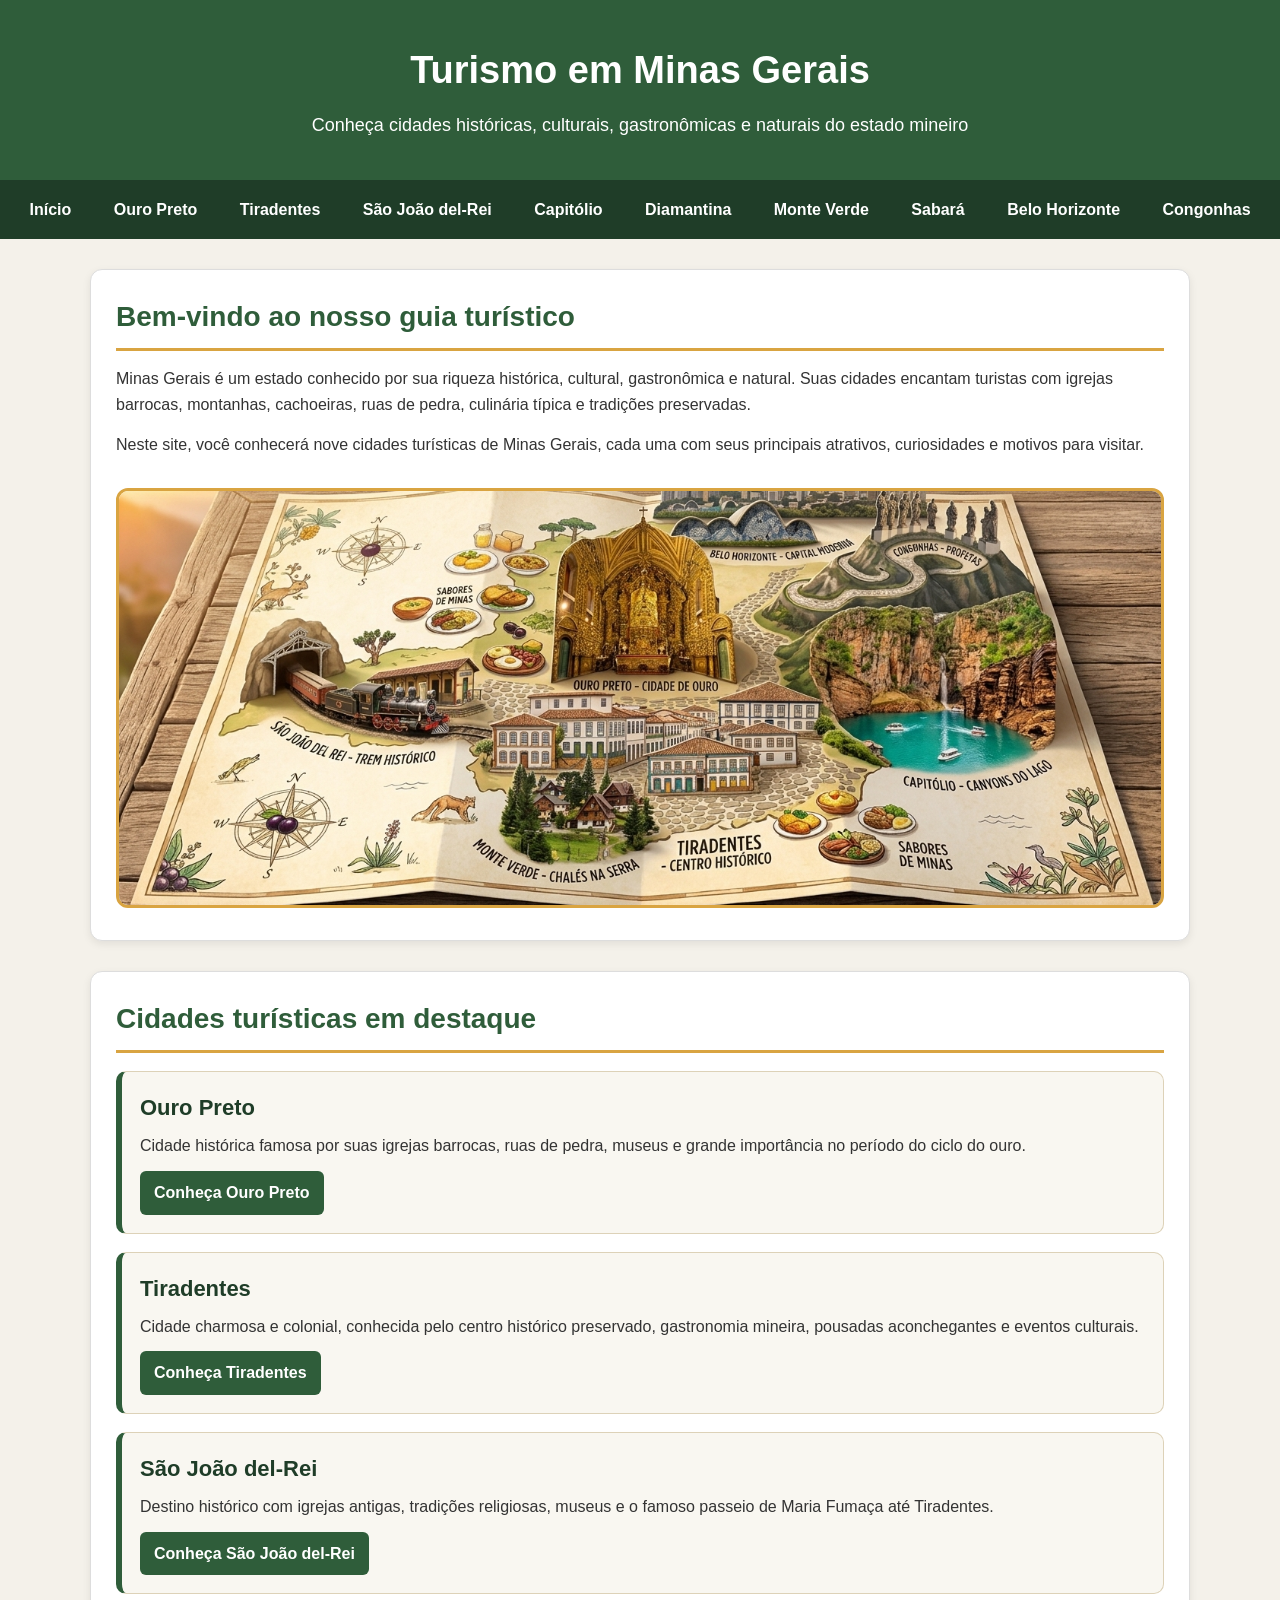
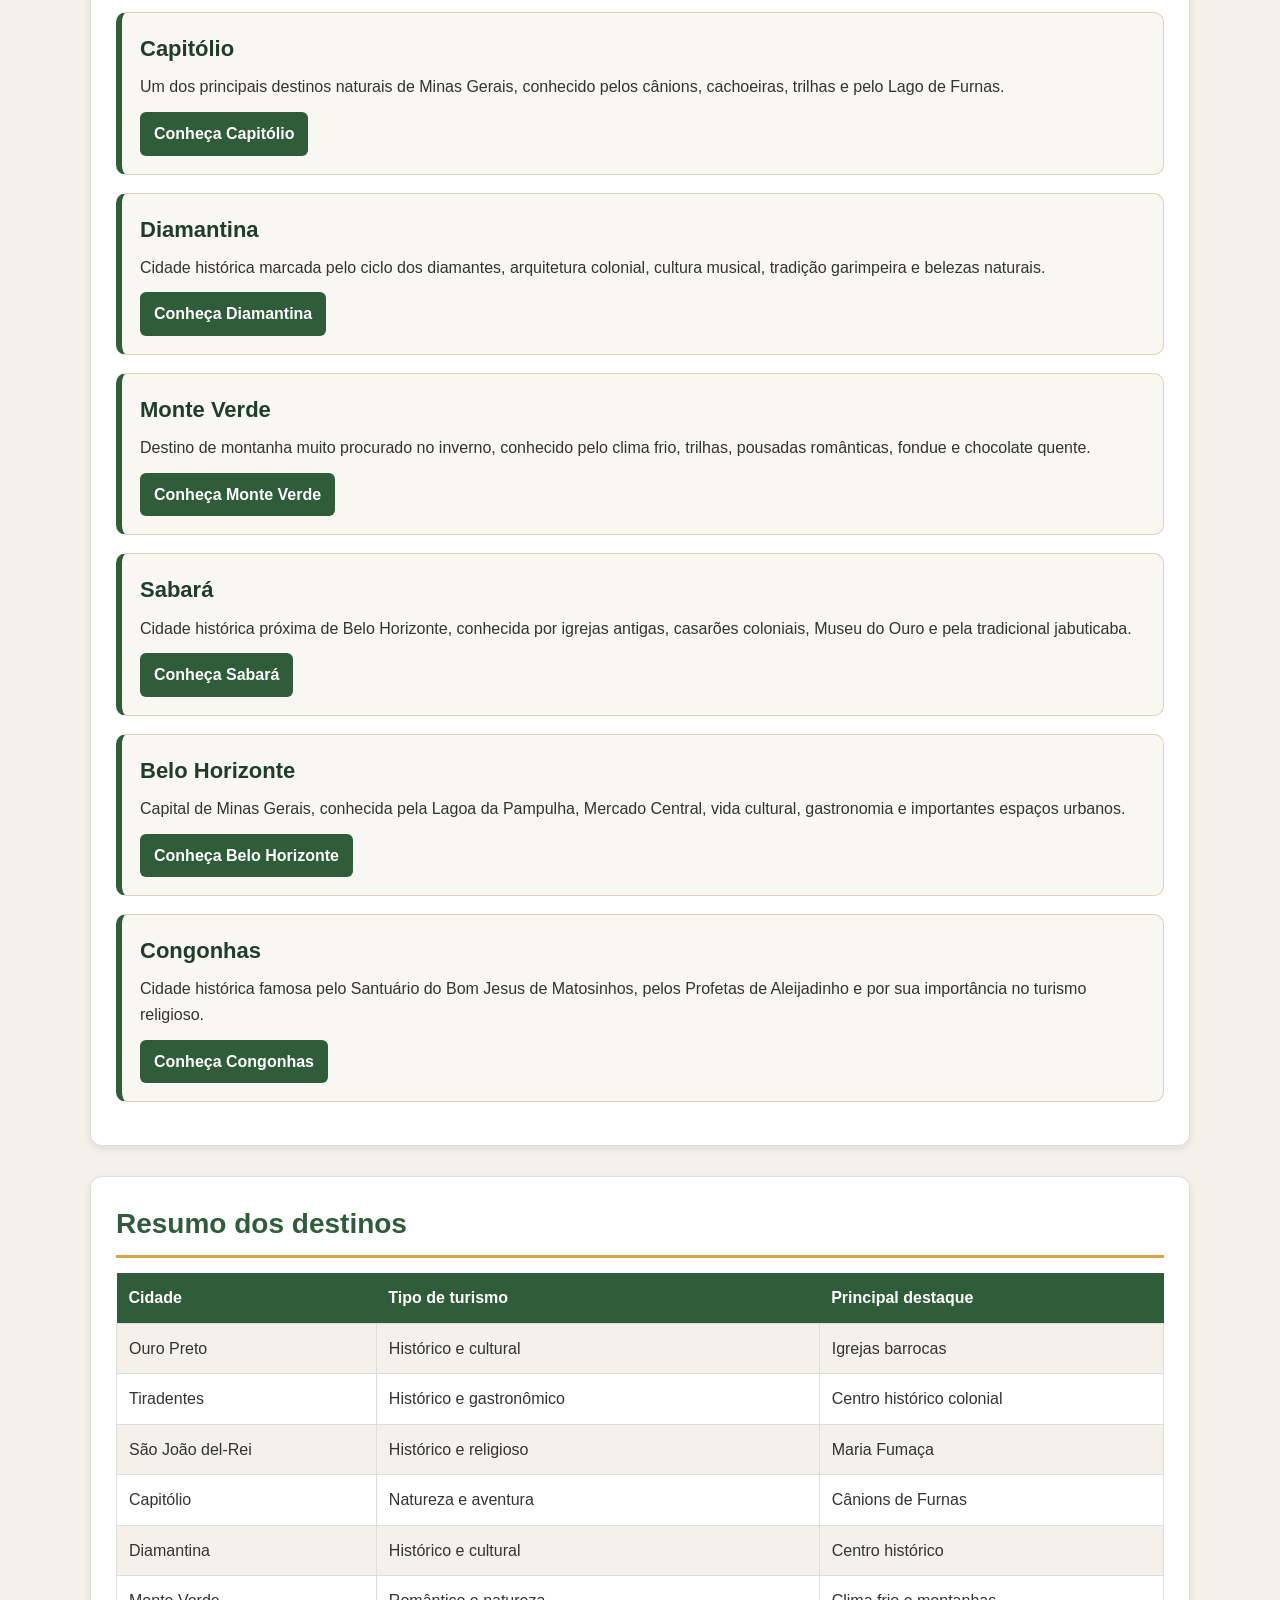
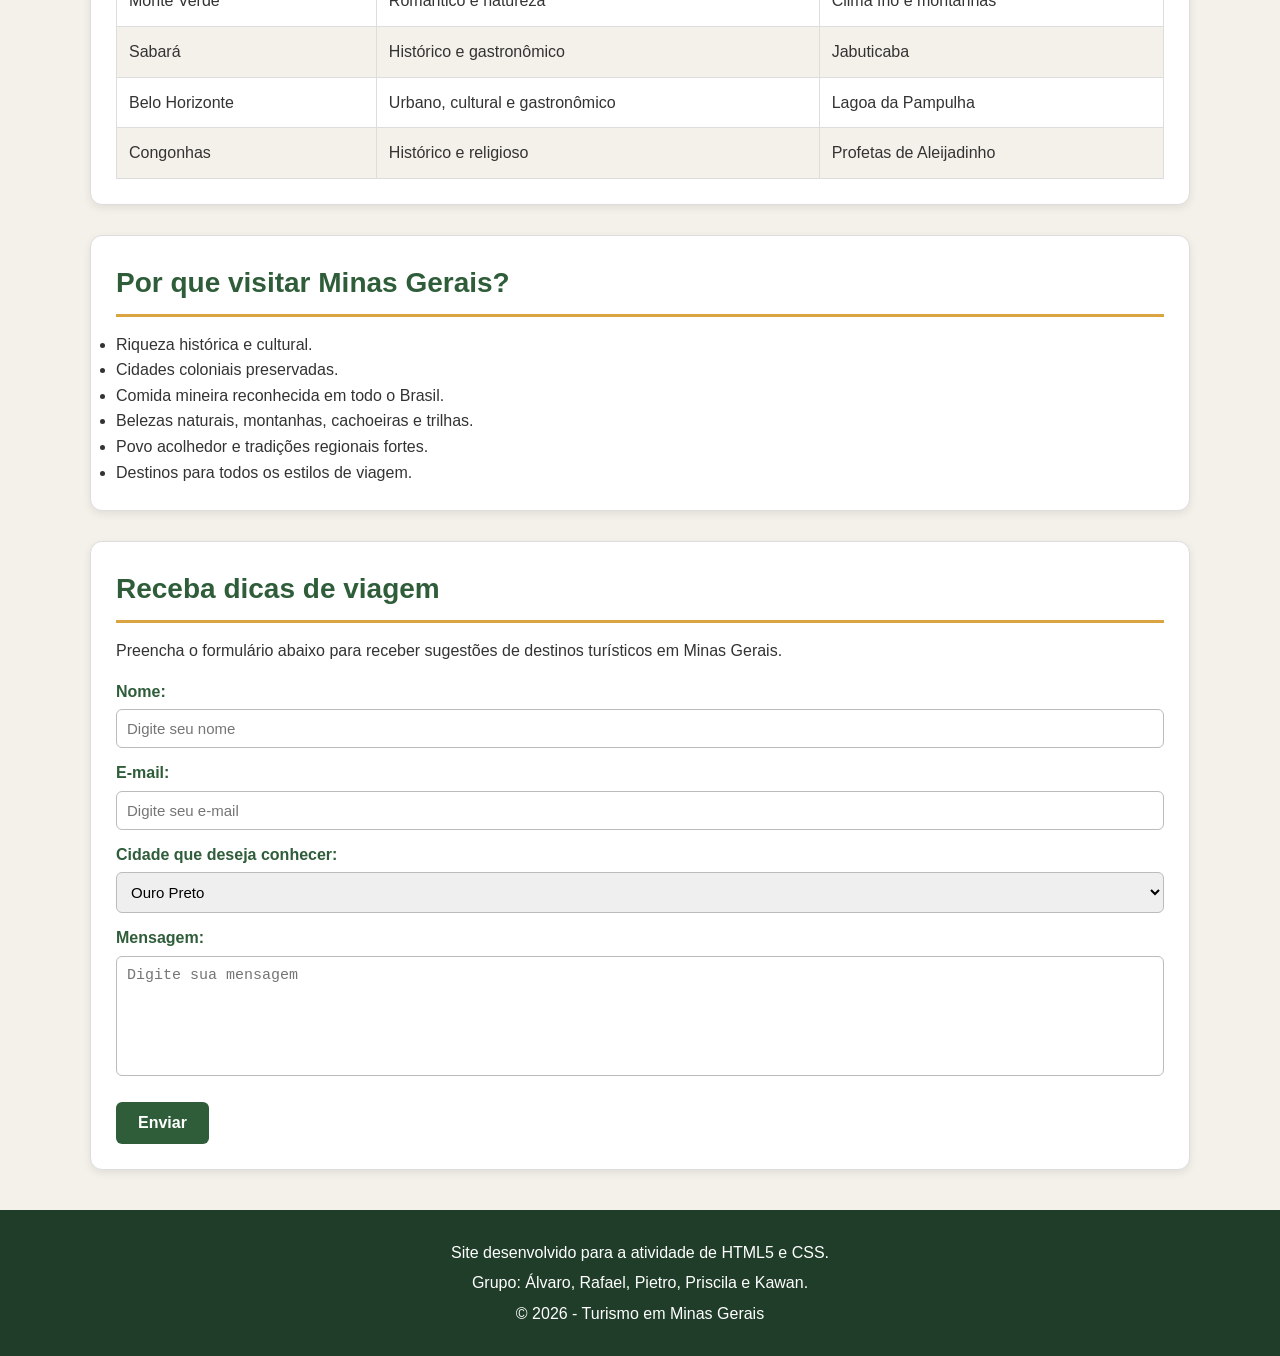
<file: index.html>
<!DOCTYPE html>
<html lang="pt-BR">

<head>
    <meta charset="UTF-8">
    <meta name="viewport" content="width=device-width, initial-scale=1.0">
    <title>Turismo em Minas Gerais</title>

    <!-- CSS externo -->
    <link rel="stylesheet" href="style.css">
</head>

<body>

    <!-- Cabeçalho do site -->
    <header>
        <h1>Turismo em Minas Gerais</h1>
        <p>Conheça cidades históricas, culturais, gastronômicas e naturais do estado mineiro</p>
    </header>

    <!-- Menu de navegação -->
    <nav>
        <ul>
            <li><a href="index.html">Início</a></li>
            <li><a href="ouro-preto.html">Ouro Preto</a></li>
            <li><a href="tiradentes.html">Tiradentes</a></li>
            <li><a href="sao-joao-del-rei.html">São João del-Rei</a></li>
            <li><a href="capitolio.html">Capitólio</a></li>
            <li><a href="diamantina.html">Diamantina</a></li>
            <li><a href="monte-verde.html">Monte Verde</a></li>
            <li><a href="sabara.html">Sabará</a></li>
            <li><a href="belo-horizonte.html">Belo Horizonte</a></li>
            <li><a href="congonhas.html">Congonhas</a></li>
        </ul>
    </nav>

    <!-- Conteúdo principal -->
    <main>

        <!-- Apresentação inicial -->
        <section id="apresentacao">
            <h2>Bem-vindo ao nosso guia turístico</h2>

            <p>
                Minas Gerais é um estado conhecido por sua riqueza histórica, cultural,
                gastronômica e natural. Suas cidades encantam turistas com igrejas barrocas,
                montanhas, cachoeiras, ruas de pedra, culinária típica e tradições preservadas.
            </p>

            <p>
                Neste site, você conhecerá nove cidades turísticas de Minas Gerais,
                cada uma com seus principais atrativos, curiosidades e motivos para visitar.
            </p>

            <img src="Imagens/Img_Minas.png" alt="Paisagem turística de Minas Gerais">
        </section>

        <!-- Seção das cidades -->
        <section id="cidades">
            <h2>Cidades turísticas em destaque</h2>

            <article class="card-cidade">
                <h3>Ouro Preto</h3>
                <p>
                    Cidade histórica famosa por suas igrejas barrocas, ruas de pedra,
                    museus e grande importância no período do ciclo do ouro.
                </p>
                <a href="ouro-preto.html">Conheça Ouro Preto</a>
            </article>

            <article class="card-cidade">
                <h3>Tiradentes</h3>
                <p>
                    Cidade charmosa e colonial, conhecida pelo centro histórico preservado,
                    gastronomia mineira, pousadas aconchegantes e eventos culturais.
                </p>
                <a href="tiradentes.html">Conheça Tiradentes</a>
            </article>

            <article class="card-cidade">
                <h3>São João del-Rei</h3>
                <p>
                    Destino histórico com igrejas antigas, tradições religiosas,
                    museus e o famoso passeio de Maria Fumaça até Tiradentes.
                </p>
                <a href="sao-joao-del-rei.html">Conheça São João del-Rei</a>
            </article>

            <article class="card-cidade">
                <h3>Capitólio</h3>
                <p>
                    Um dos principais destinos naturais de Minas Gerais, conhecido
                    pelos cânions, cachoeiras, trilhas e pelo Lago de Furnas.
                </p>
                <a href="capitolio.html">Conheça Capitólio</a>
            </article>

            <article class="card-cidade">
                <h3>Diamantina</h3>
                <p>
                    Cidade histórica marcada pelo ciclo dos diamantes, arquitetura colonial,
                    cultura musical, tradição garimpeira e belezas naturais.
                </p>
                <a href="diamantina.html">Conheça Diamantina</a>
            </article>

            <article class="card-cidade">
                <h3>Monte Verde</h3>
                <p>
                    Destino de montanha muito procurado no inverno, conhecido pelo clima frio,
                    trilhas, pousadas românticas, fondue e chocolate quente.
                </p>
                <a href="monte-verde.html">Conheça Monte Verde</a>
            </article>

            <article class="card-cidade">
                <h3>Sabará</h3>
                <p>
                    Cidade histórica próxima de Belo Horizonte, conhecida por igrejas antigas,
                    casarões coloniais, Museu do Ouro e pela tradicional jabuticaba.
                </p>
                <a href="sabara.html">Conheça Sabará</a>
            </article>

            <article class="card-cidade">
                <h3>Belo Horizonte</h3>
                <p>
                    Capital de Minas Gerais, conhecida pela Lagoa da Pampulha,
                    Mercado Central, vida cultural, gastronomia e importantes espaços urbanos.
                </p>
                <a href="belo-horizonte.html">Conheça Belo Horizonte</a>
            </article>

            <article class="card-cidade">
                <h3>Congonhas</h3>
                <p>
                    Cidade histórica famosa pelo Santuário do Bom Jesus de Matosinhos,
                    pelos Profetas de Aleijadinho e por sua importância no turismo religioso.
                </p>
                <a href="congonhas.html">Conheça Congonhas</a>
            </article>
        </section>

        <!-- Tabela comparativa -->
        <section id="resumo">
            <h2>Resumo dos destinos</h2>

            <table>
                <tr>
                    <th>Cidade</th>
                    <th>Tipo de turismo</th>
                    <th>Principal destaque</th>
                </tr>

                <tr>
                    <td>Ouro Preto</td>
                    <td>Histórico e cultural</td>
                    <td>Igrejas barrocas</td>
                </tr>

                <tr>
                    <td>Tiradentes</td>
                    <td>Histórico e gastronômico</td>
                    <td>Centro histórico colonial</td>
                </tr>

                <tr>
                    <td>São João del-Rei</td>
                    <td>Histórico e religioso</td>
                    <td>Maria Fumaça</td>
                </tr>

                <tr>
                    <td>Capitólio</td>
                    <td>Natureza e aventura</td>
                    <td>Cânions de Furnas</td>
                </tr>

                <tr>
                    <td>Diamantina</td>
                    <td>Histórico e cultural</td>
                    <td>Centro histórico</td>
                </tr>

                <tr>
                    <td>Monte Verde</td>
                    <td>Romântico e natureza</td>
                    <td>Clima frio e montanhas</td>
                </tr>

                <tr>
                    <td>Sabará</td>
                    <td>Histórico e gastronômico</td>
                    <td>Jabuticaba</td>
                </tr>

                <tr>
                    <td>Belo Horizonte</td>
                    <td>Urbano, cultural e gastronômico</td>
                    <td>Lagoa da Pampulha</td>
                </tr>

                <tr>
                    <td>Congonhas</td>
                    <td>Histórico e religioso</td>
                    <td>Profetas de Aleijadinho</td>
                </tr>
            </table>
        </section>

        <!-- Lista de motivos para visitar Minas Gerais -->
        <section id="motivos">
            <h2>Por que visitar Minas Gerais?</h2>

            <ul>
                <li>Riqueza histórica e cultural.</li>
                <li>Cidades coloniais preservadas.</li>
                <li>Comida mineira reconhecida em todo o Brasil.</li>
                <li>Belezas naturais, montanhas, cachoeiras e trilhas.</li>
                <li>Povo acolhedor e tradições regionais fortes.</li>
                <li>Destinos para todos os estilos de viagem.</li>
            </ul>
        </section>

        <!-- Formulário -->
        <section id="formulario">
            <h2>Receba dicas de viagem</h2>

            <p>
                Preencha o formulário abaixo para receber sugestões de destinos turísticos
                em Minas Gerais.
            </p>

            <form>
                <label for="nome">Nome:</label>
                <input type="text" id="nome" name="nome" placeholder="Digite seu nome">

                <label for="email">E-mail:</label>
                <input type="email" id="email" name="email" placeholder="Digite seu e-mail">

                <label for="cidade">Cidade que deseja conhecer:</label>
                <select id="cidade" name="cidade">
                    <option value="ouro-preto">Ouro Preto</option>
                    <option value="tiradentes">Tiradentes</option>
                    <option value="sao-joao-del-rei">São João del-Rei</option>
                    <option value="capitolio">Capitólio</option>
                    <option value="diamantina">Diamantina</option>
                    <option value="monte-verde">Monte Verde</option>
                    <option value="sabara">Sabará</option>
                    <option value="belo-horizonte">Belo Horizonte</option>
                    <option value="congonhas">Congonhas</option>
                </select>

                <label for="mensagem">Mensagem:</label>
                <textarea id="mensagem" name="mensagem" placeholder="Digite sua mensagem"></textarea>

                <button type="submit">Enviar</button>
            </form>
        </section>

    </main>

    <!-- Rodapé -->
    <footer>
        <p>Site desenvolvido para a atividade de HTML5 e CSS.</p>
        <p>Grupo: Álvaro, Rafael, Pietro, Priscila e Kawan.</p>
        <p>&copy; 2026 - Turismo em Minas Gerais</p>
    </footer>

</body>

</html>
</file>
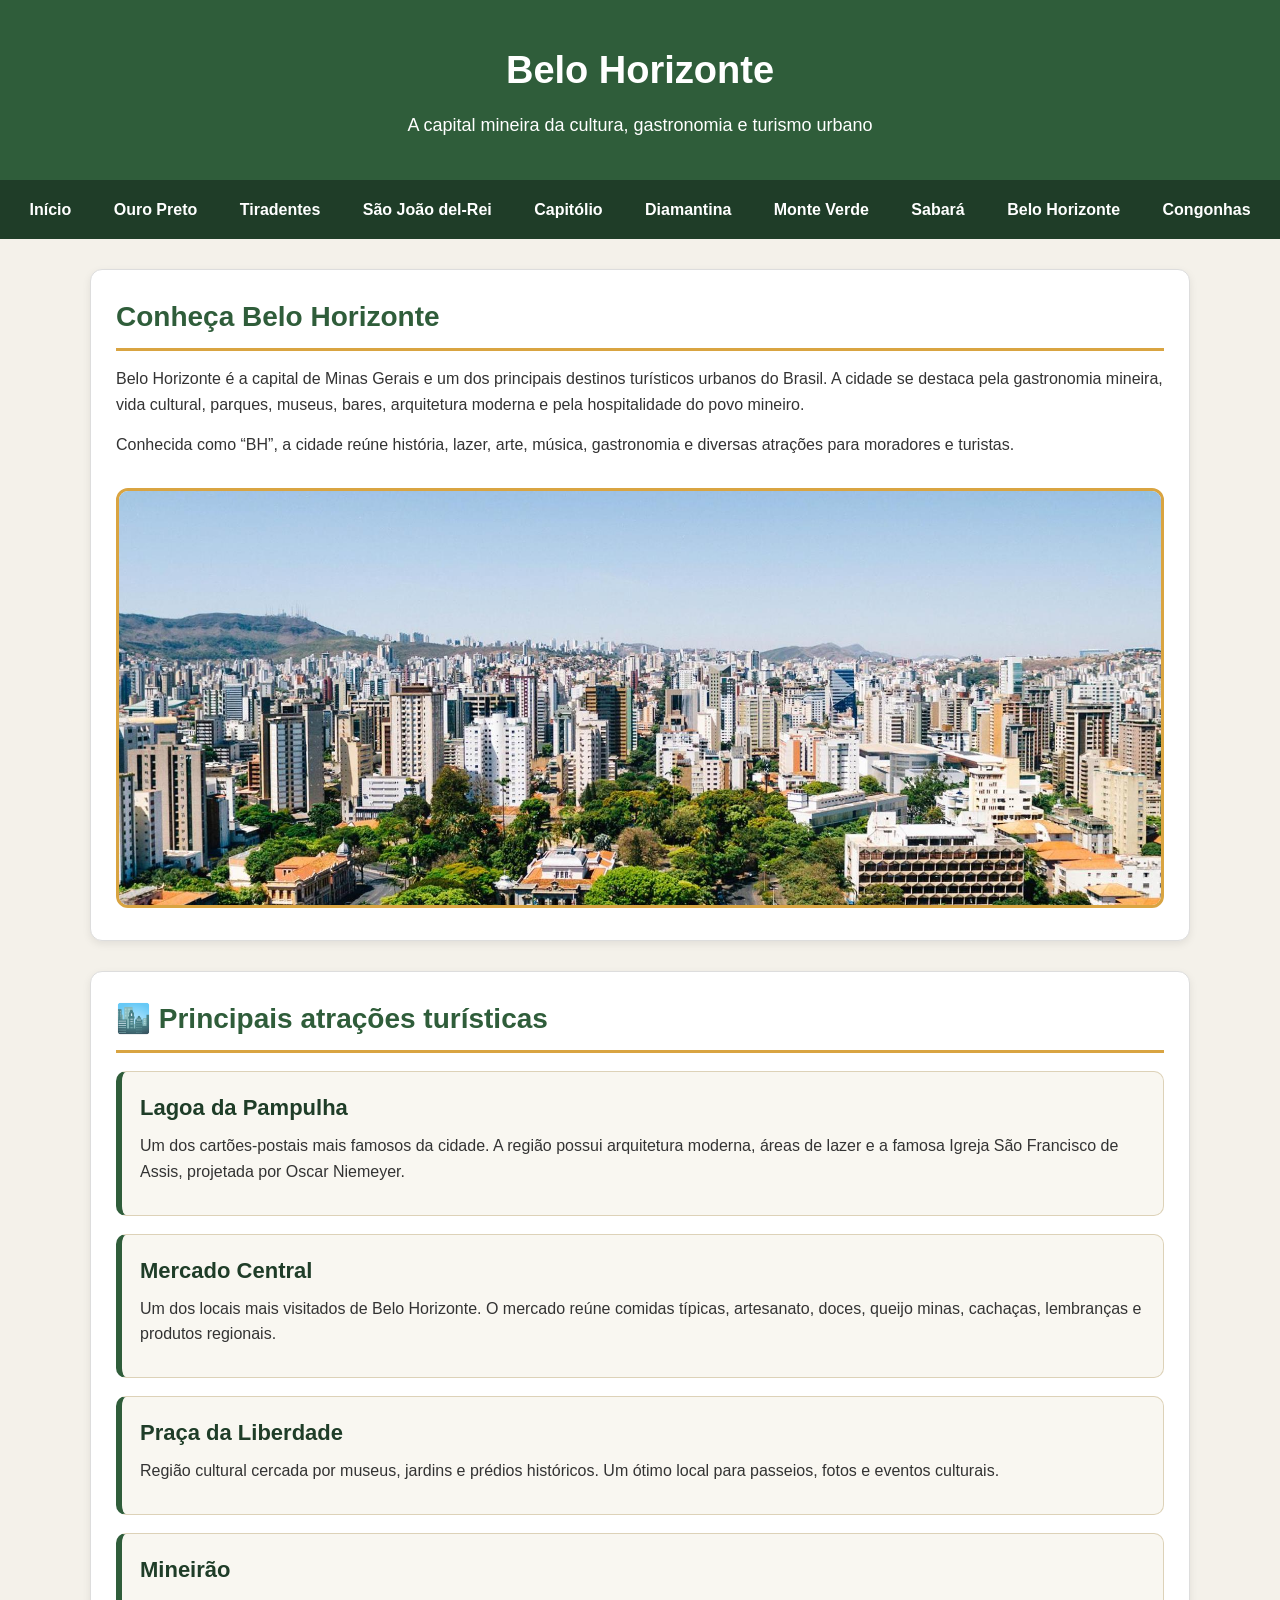
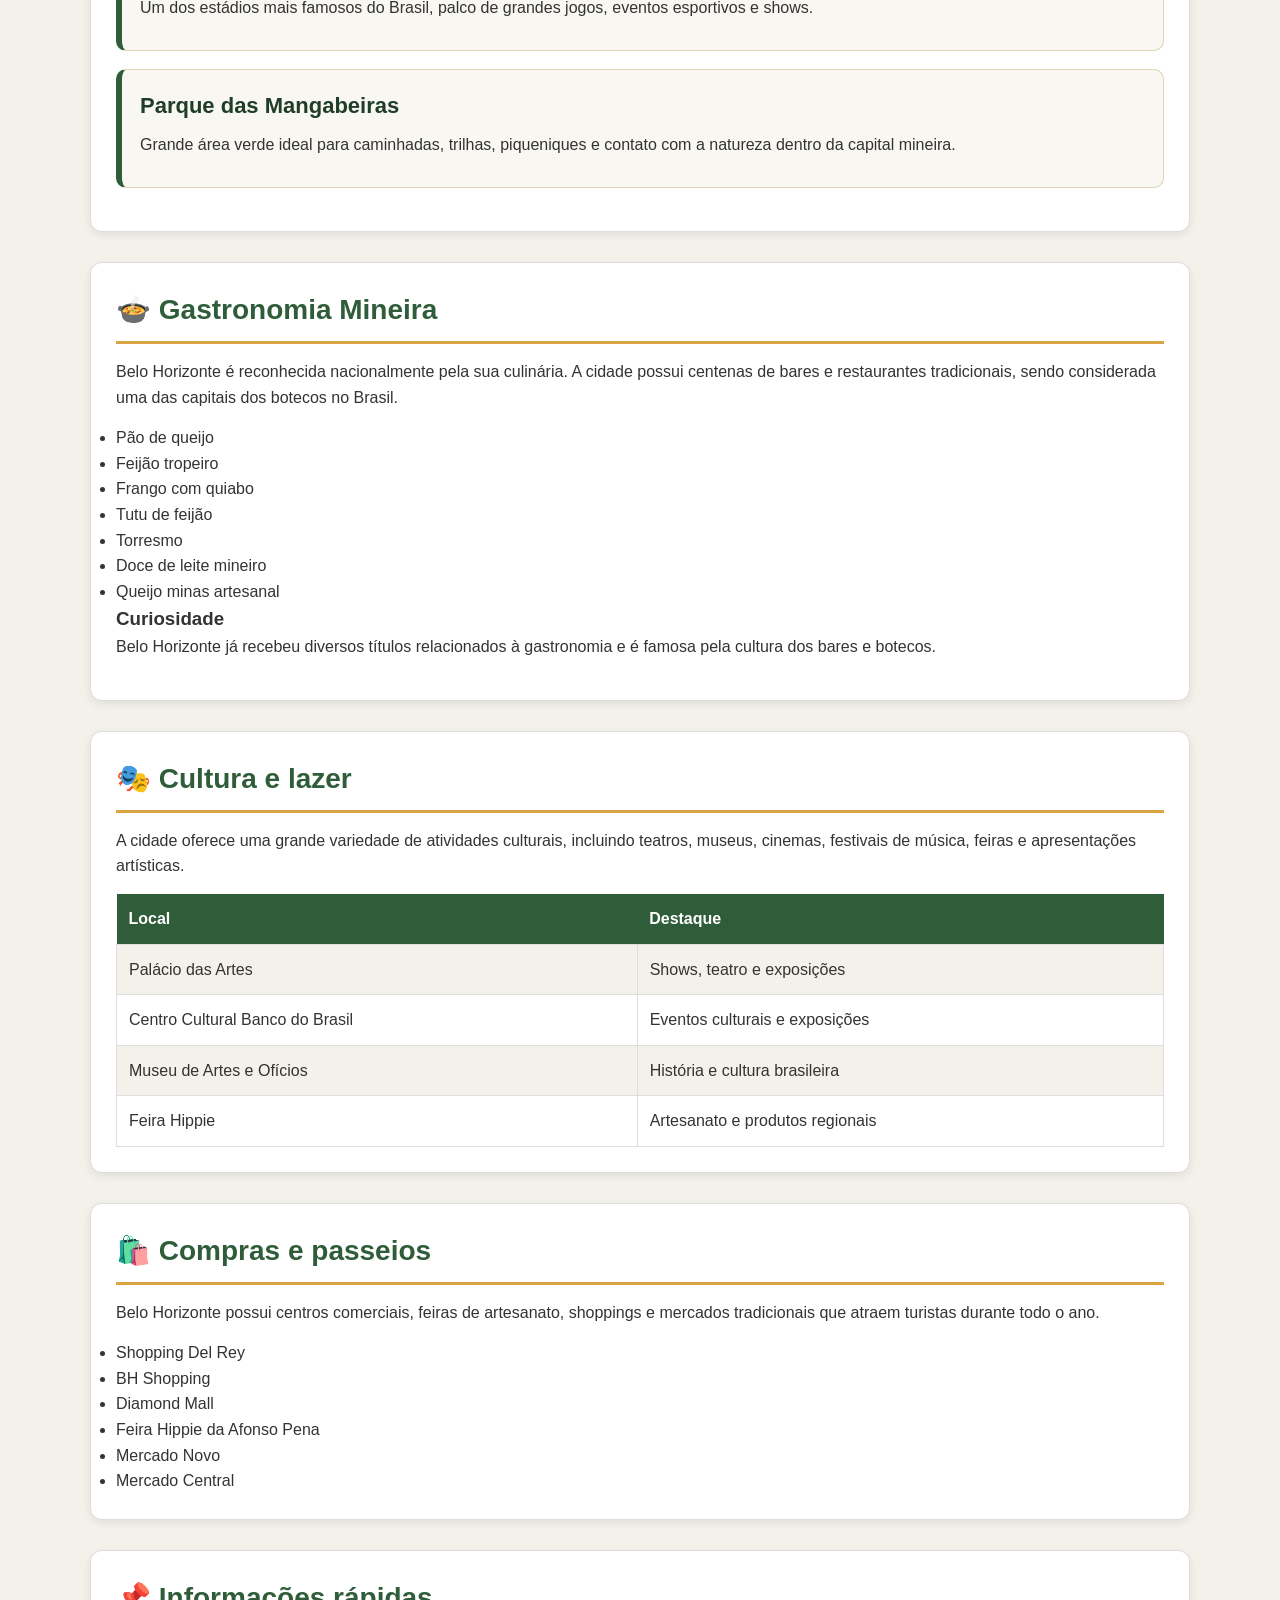
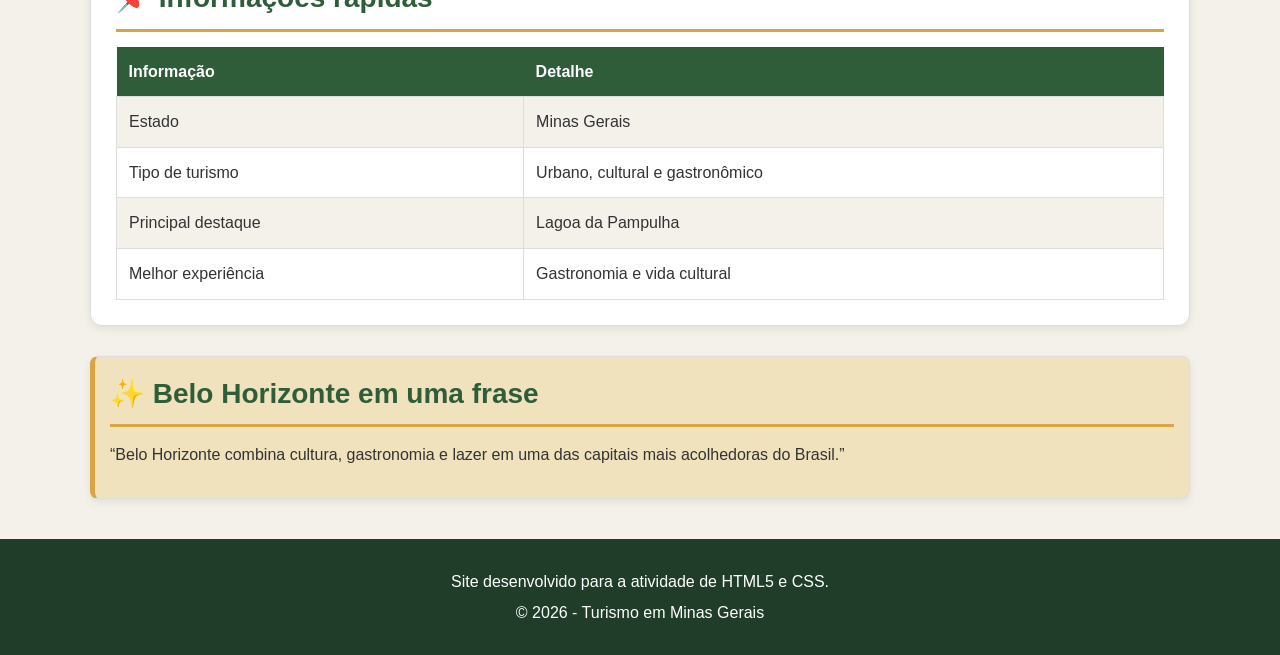
<file: Belo-Horizonte.html>
<!DOCTYPE html>
<html lang="pt-BR">

<head>
    <meta charset="UTF-8">
    <meta name="viewport" content="width=device-width, initial-scale=1.0">
    <title>Bel o Horizonte - Turismo em Minas Gerais</title>

    <!-- CSS -->
    <link rel="stylesheet" href="style.css">
</head>

<body>

    <!-- Cabeçalho -->
    <header>
        <h1>Belo Horizonte</h1>
        <p>A capital mineira da cultura, gastronomia e turismo urbano</p>
    </header>

    <!-- Menu -->
    <nav>
        <ul>
            <li><a href="index.html">Início</a></li>
            <li><a href="ouro-preto.html">Ouro Preto</a></li>
            <li><a href="tiradentes.html">Tiradentes</a></li>
            <li><a href="sao-joao-del-rei.html">São João del-Rei</a></li>
            <li><a href="capitolio.html">Capitólio</a></li>
            <li><a href="diamantina.html">Diamantina</a></li>
            <li><a href="monte-verde.html">Monte Verde</a></li>
            <li><a href="sabara.html">Sabará</a></li>
            <li><a href="belo-horizonte.html">Belo Horizonte</a></li>
            <li><a href="congonhas.html">Congonhas</a></li>
        </ul>
    </nav>

    <!-- Conteúdo principal -->
    <main>

        <!-- Apresentação -->
        <section>
            <h2>Conheça Belo Horizonte</h2>

            <p>
                Belo Horizonte é a capital de Minas Gerais e um dos principais
                destinos turísticos urbanos do Brasil. A cidade se destaca pela
                gastronomia mineira, vida cultural, parques, museus, bares,
                arquitetura moderna e pela hospitalidade do povo mineiro.
            </p>

            <p>
                Conhecida como “BH”, a cidade reúne história, lazer, arte,
                música, gastronomia e diversas atrações para moradores e turistas.
            </p>

            <img src="Imagens/vista_bh.jpg" alt="Vista da cidade de Belo Horizonte">
        </section>

        <!-- Principais atrações -->
        <section>
            <h2>🏙️ Principais atrações turísticas</h2>

            <article class="card-cidade">
                <h3>Lagoa da Pampulha</h3>

                <p>
                    Um dos cartões-postais mais famosos da cidade. A região possui
                    arquitetura moderna, áreas de lazer e a famosa Igreja São Francisco
                    de Assis, projetada por Oscar Niemeyer.
                </p>
            </article>

            <article class="card-cidade">
                <h3>Mercado Central</h3>

                <p>
                    Um dos locais mais visitados de Belo Horizonte. O mercado reúne
                    comidas típicas, artesanato, doces, queijo minas, cachaças,
                    lembranças e produtos regionais.
                </p>
            </article>

            <article class="card-cidade">
                <h3>Praça da Liberdade</h3>

                <p>
                    Região cultural cercada por museus, jardins e prédios históricos.
                    Um ótimo local para passeios, fotos e eventos culturais.
                </p>
            </article>

            <article class="card-cidade">
                <h3>Mineirão</h3>

                <p>
                    Um dos estádios mais famosos do Brasil, palco de grandes jogos,
                    eventos esportivos e shows.
                </p>
            </article>

            <article class="card-cidade">
                <h3>Parque das Mangabeiras</h3>

                <p>
                    Grande área verde ideal para caminhadas, trilhas, piqueniques
                    e contato com a natureza dentro da capital mineira.
                </p>
            </article>
        </section>

        <!-- Gastronomia -->
        <section>
            <h2>🍲 Gastronomia Mineira</h2>

            <p>
                Belo Horizonte é reconhecida nacionalmente pela sua culinária.
                A cidade possui centenas de bares e restaurantes tradicionais,
                sendo considerada uma das capitais dos botecos no Brasil.
            </p>

            <ul>
                <li>Pão de queijo</li>
                <li>Feijão tropeiro</li>
                <li>Frango com quiabo</li>
                <li>Tutu de feijão</li>
                <li>Torresmo</li>
                <li>Doce de leite mineiro</li>
                <li>Queijo minas artesanal</li>
            </ul>

            <div class="curiosidade">
                <h3>Curiosidade</h3>

                <p>
                    Belo Horizonte já recebeu diversos títulos relacionados
                    à gastronomia e é famosa pela cultura dos bares e botecos.
                </p>
            </div>
        </section>

        <!-- Vida cultural -->
        <section>
            <h2>🎭 Cultura e lazer</h2>

            <p>
                A cidade oferece uma grande variedade de atividades culturais,
                incluindo teatros, museus, cinemas, festivais de música,
                feiras e apresentações artísticas.
            </p>

            <table>
                <tr>
                    <th>Local</th>
                    <th>Destaque</th>
                </tr>

                <tr>
                    <td>Palácio das Artes</td>
                    <td>Shows, teatro e exposições</td>
                </tr>

                <tr>
                    <td>Centro Cultural Banco do Brasil</td>
                    <td>Eventos culturais e exposições</td>
                </tr>

                <tr>
                    <td>Museu de Artes e Ofícios</td>
                    <td>História e cultura brasileira</td>
                </tr>

                <tr>
                    <td>Feira Hippie</td>
                    <td>Artesanato e produtos regionais</td>
                </tr>
            </table>
        </section>

        <!-- Compras -->
        <section>
            <h2>🛍️ Compras e passeios</h2>

            <p>
                Belo Horizonte possui centros comerciais, feiras de artesanato,
                shoppings e mercados tradicionais que atraem turistas durante
                todo o ano.
            </p>

            <ul>
                <li>Shopping Del Rey</li>
                <li>BH Shopping</li>
                <li>Diamond Mall</li>
                <li>Feira Hippie da Afonso Pena</li>
                <li>Mercado Novo</li>
                <li>Mercado Central</li>
            </ul>
        </section>

        <!-- Informações rápidas -->
        <section>
            <h2>📌 Informações rápidas</h2>

            <table>
                <tr>
                    <th>Informação</th>
                    <th>Detalhe</th>
                </tr>

                <tr>
                    <td>Estado</td>
                    <td>Minas Gerais</td>
                </tr>

                <tr>
                    <td>Tipo de turismo</td>
                    <td>Urbano, cultural e gastronômico</td>
                </tr>

                <tr>
                    <td>Principal destaque</td>
                    <td>Lagoa da Pampulha</td>
                </tr>

                <tr>
                    <td>Melhor experiência</td>
                    <td>Gastronomia e vida cultural</td>
                </tr>
            </table>
        </section>

        <!-- Frase destaque -->
        <section class="destaque">
            <h2>✨ Belo Horizonte em uma frase</h2>

            <p>
                “Belo Horizonte combina cultura, gastronomia e lazer em uma das
                capitais mais acolhedoras do Brasil.”
            </p>
        </section>

    </main>

    <!-- Rodapé -->
    <footer>
        <p>Site desenvolvido para a atividade de HTML5 e CSS.</p>
        <p>&copy; 2026 - Turismo em Minas Gerais</p>
    </footer>

</body>

</html>
</file>
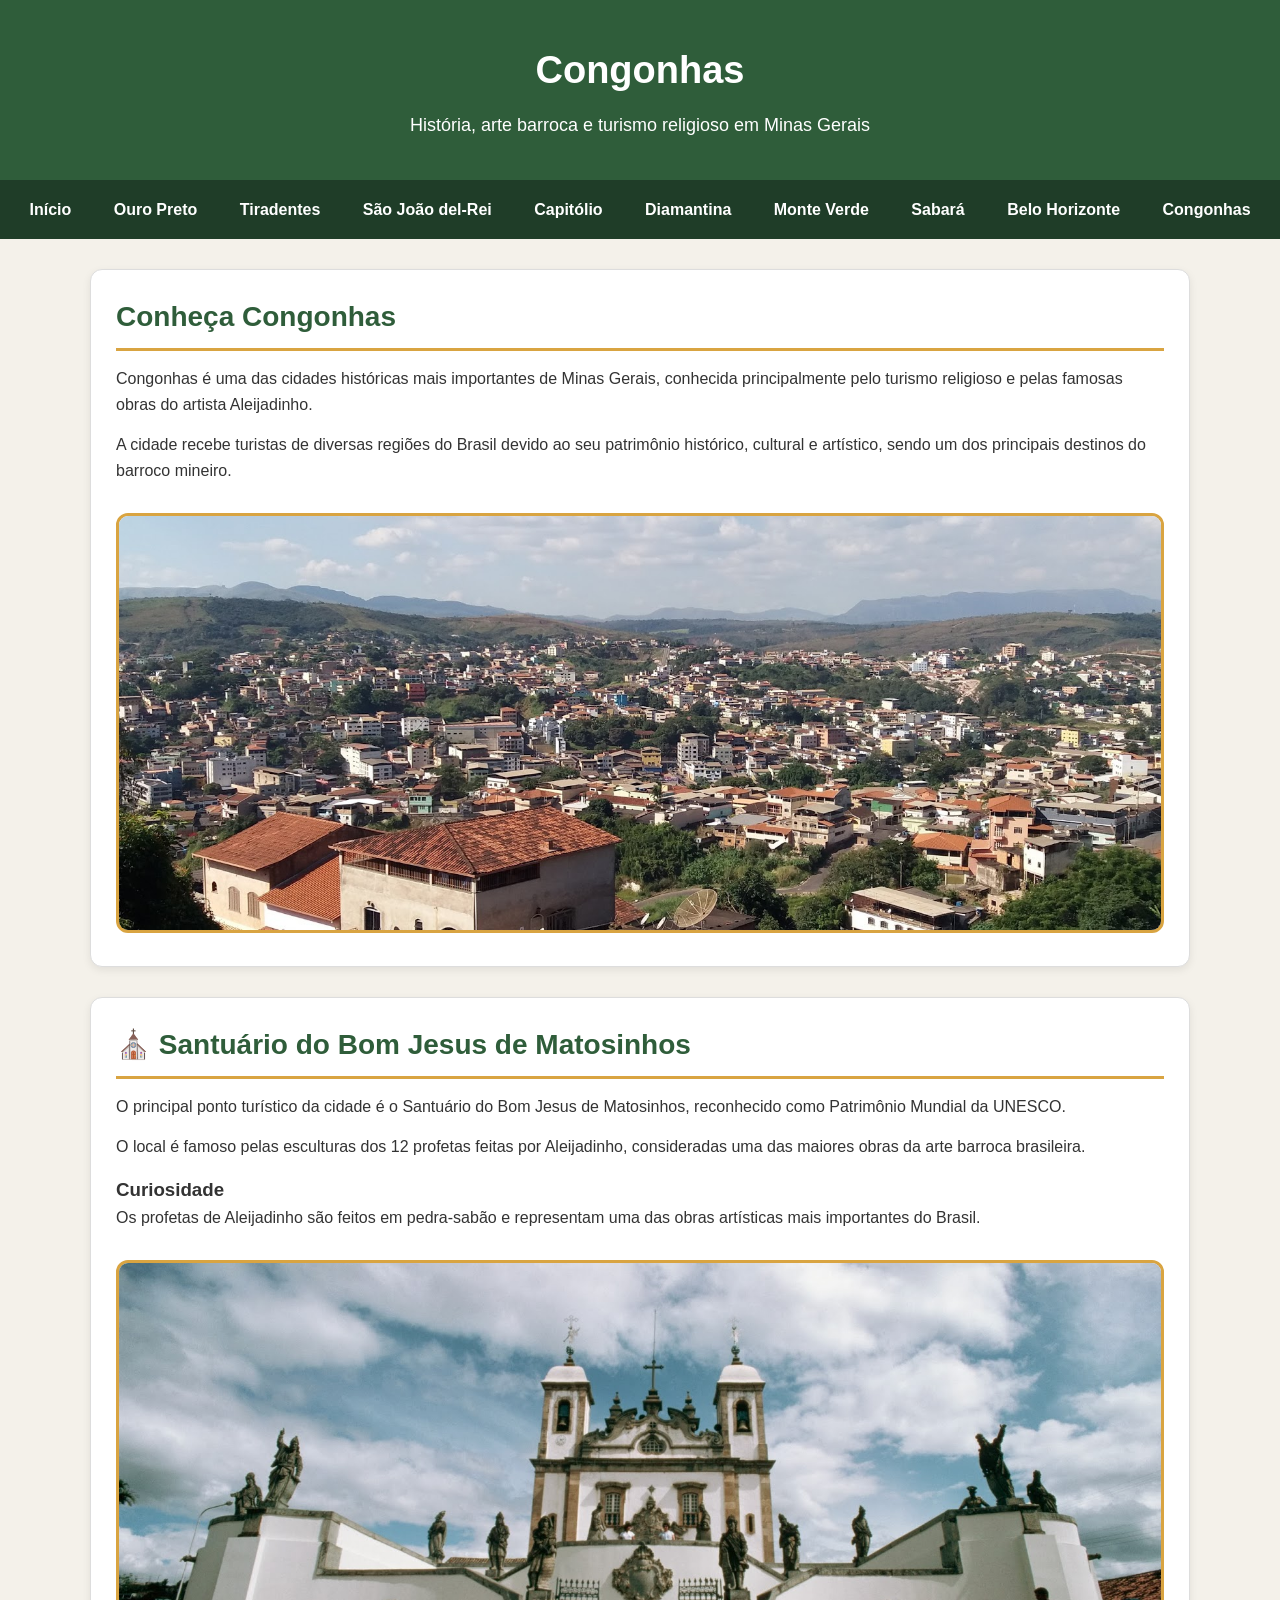
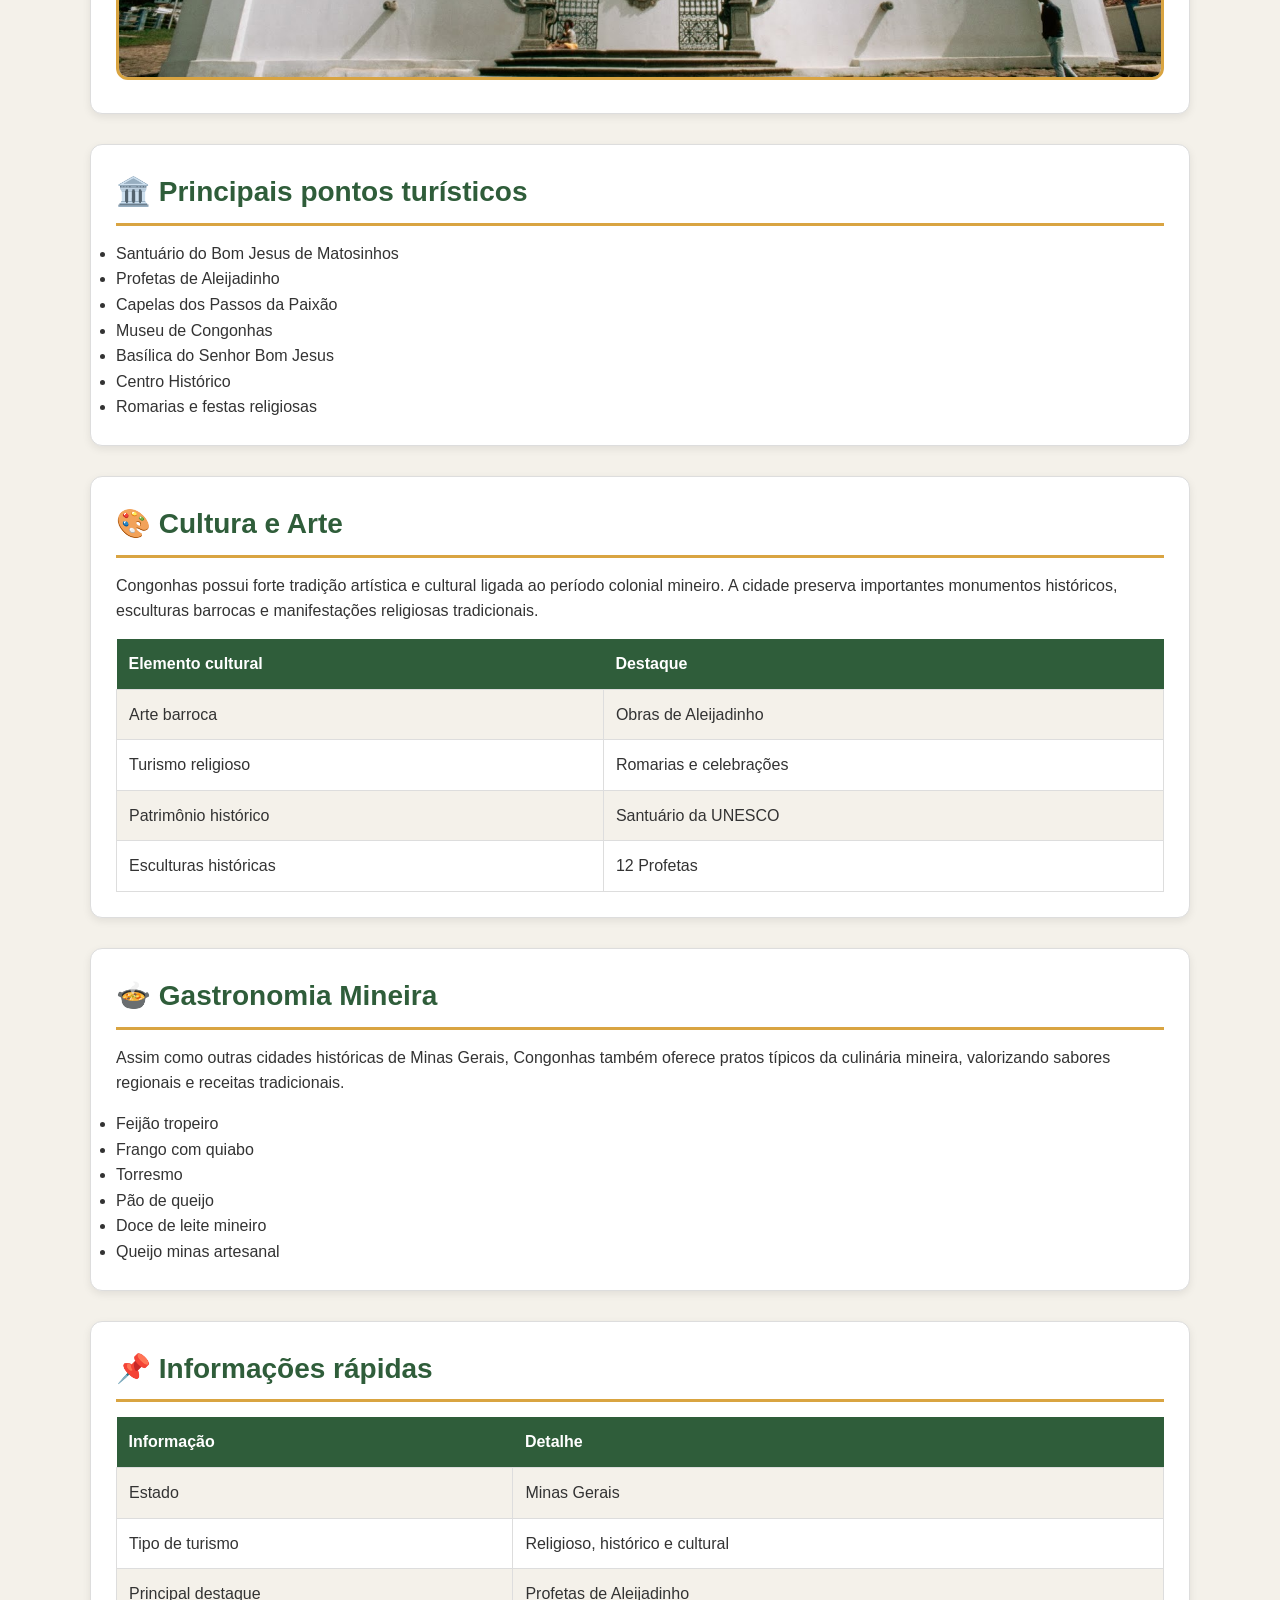
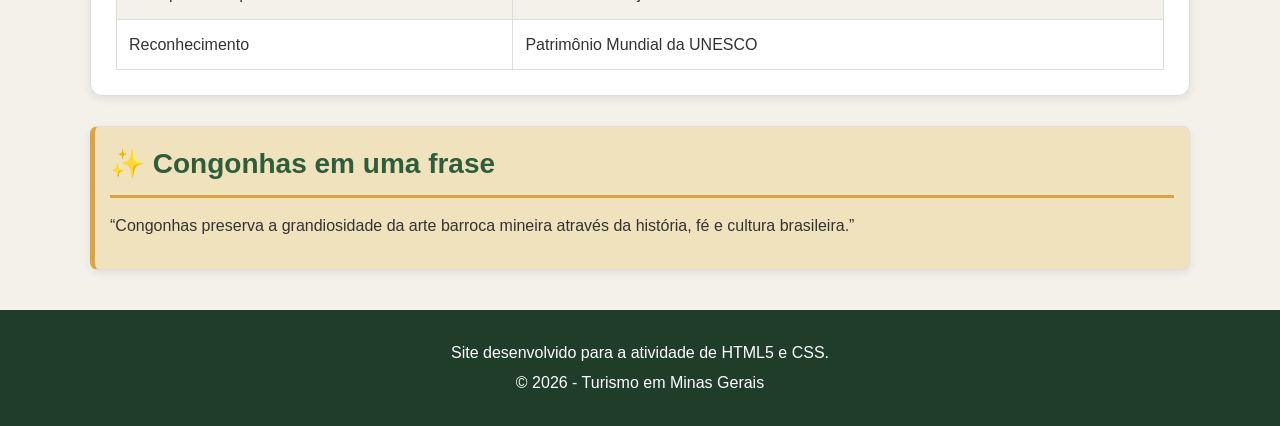
<file: congonhas.html>
<!DOCTYPE html>
<html lang="pt-BR">

<head>
    <meta charset="UTF-8">
    <meta name="viewport" content="width=device-width, initial-scale=1.0">
    <title>Congonhas - Turismo em Minas Gerais</title>

    <!-- CSS -->
    <link rel="stylesheet" href="style.css">
</head>

<body>

    <!-- Cabeçalho -->
    <header>
        <h1>Congonhas</h1>
        <p>História, arte barroca e turismo religioso em Minas Gerais</p>
    </header>

    <!-- Menu -->
    <nav>
        <ul>
            <li><a href="index.html">Início</a></li>
            <li><a href="ouro-preto.html">Ouro Preto</a></li>
            <li><a href="tiradentes.html">Tiradentes</a></li>
            <li><a href="sao-joao-del-rei.html">São João del-Rei</a></li>
            <li><a href="capitolio.html">Capitólio</a></li>
            <li><a href="diamantina.html">Diamantina</a></li>
            <li><a href="monte-verde.html">Monte Verde</a></li>
            <li><a href="sabara.html">Sabará</a></li>
            <li><a href="belo-horizonte.html">Belo Horizonte</a></li>
            <li><a href="congonhas.html">Congonhas</a></li>
        </ul>
    </nav>

    <!-- Conteúdo principal -->
    <main>

        <!-- Apresentação -->
        <section>
            <h2>Conheça Congonhas</h2>

            <p>
                Congonhas é uma das cidades históricas mais importantes de Minas Gerais,
                conhecida principalmente pelo turismo religioso e pelas famosas obras
                do artista Aleijadinho.
            </p>

            <p>
                A cidade recebe turistas de diversas regiões do Brasil devido ao seu
                patrimônio histórico, cultural e artístico, sendo um dos principais
                destinos do barroco mineiro.
            </p>

            <img src="Imagens/santuario_congonhas.jpg" alt="Cidade De Congonhas">
        </section>

        <!-- Principal atração -->
        <section>
            <h2>⛪ Santuário do Bom Jesus de Matosinhos</h2>

            <p>
                O principal ponto turístico da cidade é o Santuário do Bom Jesus de
                Matosinhos, reconhecido como Patrimônio Mundial da UNESCO.
            </p>

            <p>
                O local é famoso pelas esculturas dos 12 profetas feitas por
                Aleijadinho, consideradas uma das maiores obras da arte barroca
                brasileira.
            </p>

            <div class="curiosidade">
                <h3>Curiosidade</h3>

                <p>
                    Os profetas de Aleijadinho são feitos em pedra-sabão e representam
                    uma das obras artísticas mais importantes do Brasil.
                </p>
            </div>

            <img src="Imagens/profetas_congonhas.jpg" alt="Profetas de Aleijadinho">
        </section>

        <!-- Pontos turísticos -->
        <section>
            <h2>🏛️ Principais pontos turísticos</h2>

            <ul>
                <li>Santuário do Bom Jesus de Matosinhos</li>
                <li>Profetas de Aleijadinho</li>
                <li>Capelas dos Passos da Paixão</li>
                <li>Museu de Congonhas</li>
                <li>Basílica do Senhor Bom Jesus</li>
                <li>Centro Histórico</li>
                <li>Romarias e festas religiosas</li>
            </ul>
        </section>

        <!-- Cultura -->
        <section>
            <h2>🎨 Cultura e Arte</h2>

            <p>
                Congonhas possui forte tradição artística e cultural ligada ao período
                colonial mineiro. A cidade preserva importantes monumentos históricos,
                esculturas barrocas e manifestações religiosas tradicionais.
            </p>

            <table>
                <tr>
                    <th>Elemento cultural</th>
                    <th>Destaque</th>
                </tr>

                <tr>
                    <td>Arte barroca</td>
                    <td>Obras de Aleijadinho</td>
                </tr>

                <tr>
                    <td>Turismo religioso</td>
                    <td>Romarias e celebrações</td>
                </tr>

                <tr>
                    <td>Patrimônio histórico</td>
                    <td>Santuário da UNESCO</td>
                </tr>

                <tr>
                    <td>Esculturas históricas</td>
                    <td>12 Profetas</td>
                </tr>
            </table>
        </section>

        <!-- Gastronomia -->
        <section>
            <h2>🍲 Gastronomia Mineira</h2>

            <p>
                Assim como outras cidades históricas de Minas Gerais, Congonhas
                também oferece pratos típicos da culinária mineira, valorizando
                sabores regionais e receitas tradicionais.
            </p>

            <ul>
                <li>Feijão tropeiro</li>
                <li>Frango com quiabo</li>
                <li>Torresmo</li>
                <li>Pão de queijo</li>
                <li>Doce de leite mineiro</li>
                <li>Queijo minas artesanal</li>
            </ul>
        </section>

        <!-- Informações rápidas -->
        <section>
            <h2>📌 Informações rápidas</h2>

            <table>
                <tr>
                    <th>Informação</th>
                    <th>Detalhe</th>
                </tr>

                <tr>
                    <td>Estado</td>
                    <td>Minas Gerais</td>
                </tr>

                <tr>
                    <td>Tipo de turismo</td>
                    <td>Religioso, histórico e cultural</td>
                </tr>

                <tr>
                    <td>Principal destaque</td>
                    <td>Profetas de Aleijadinho</td>
                </tr>

                <tr>
                    <td>Reconhecimento</td>
                    <td>Patrimônio Mundial da UNESCO</td>
                </tr>
            </table>
        </section>

        <!-- Frase destaque -->
        <section class="destaque">
            <h2>✨ Congonhas em uma frase</h2>

            <p>
                “Congonhas preserva a grandiosidade da arte barroca mineira através
                da história, fé e cultura brasileira.”
            </p>
        </section>

    </main>

    <!-- Rodapé -->
    <footer>
        <p>Site desenvolvido para a atividade de HTML5 e CSS.</p>
        <p>&copy; 2026 - Turismo em Minas Gerais</p>
    </footer>

</body>

</html>
</file>
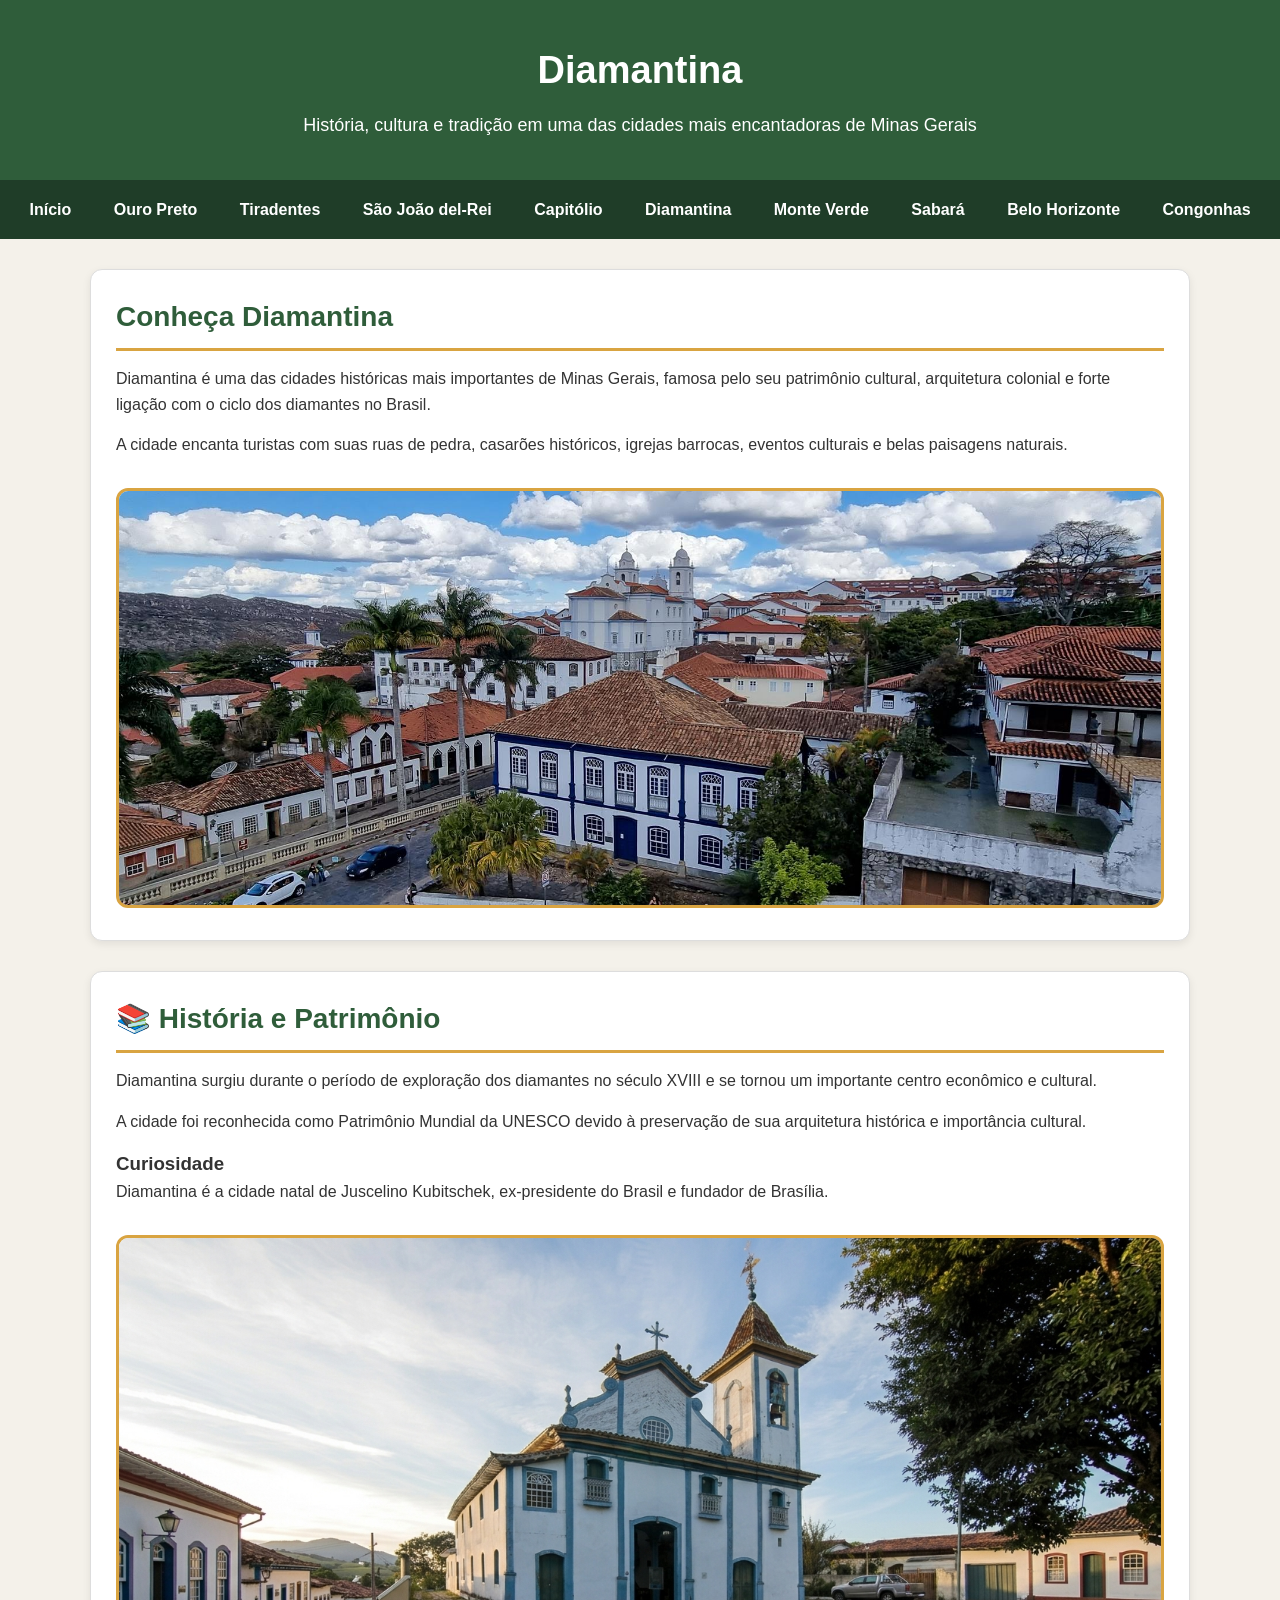
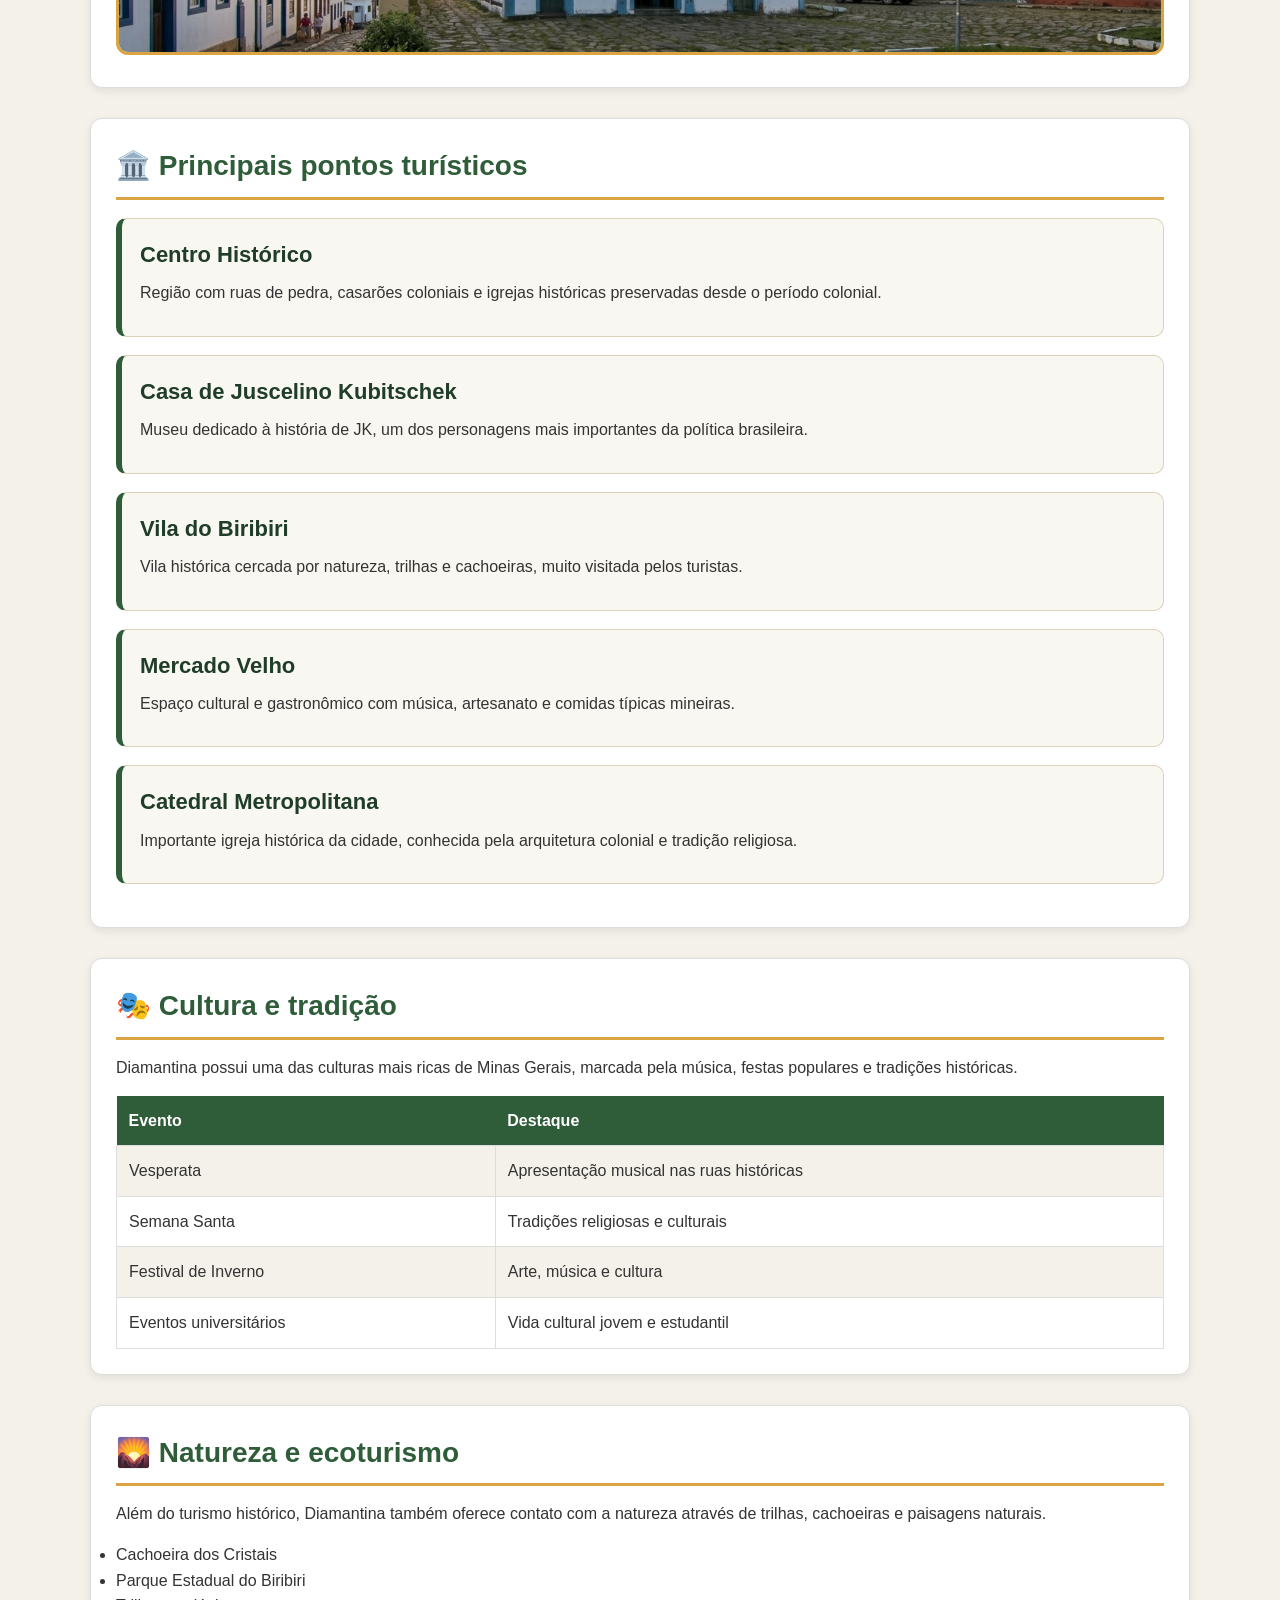
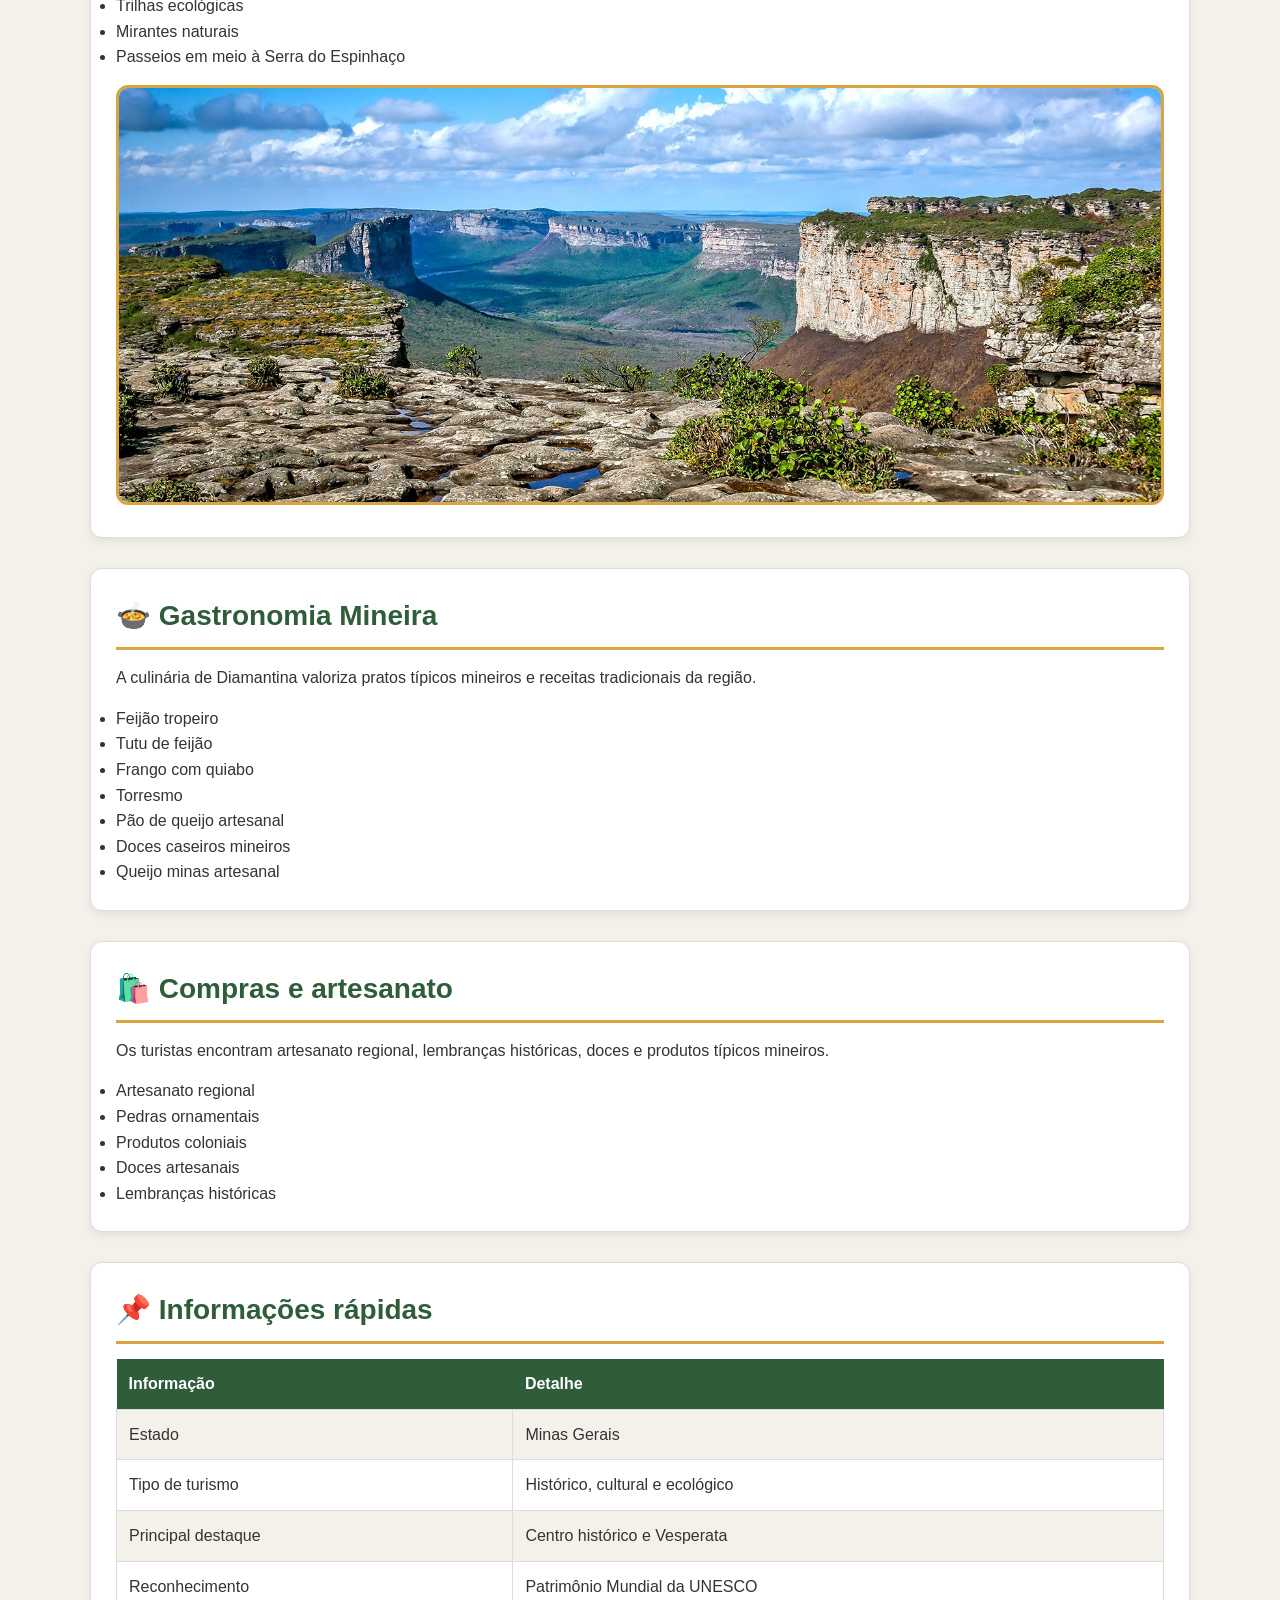
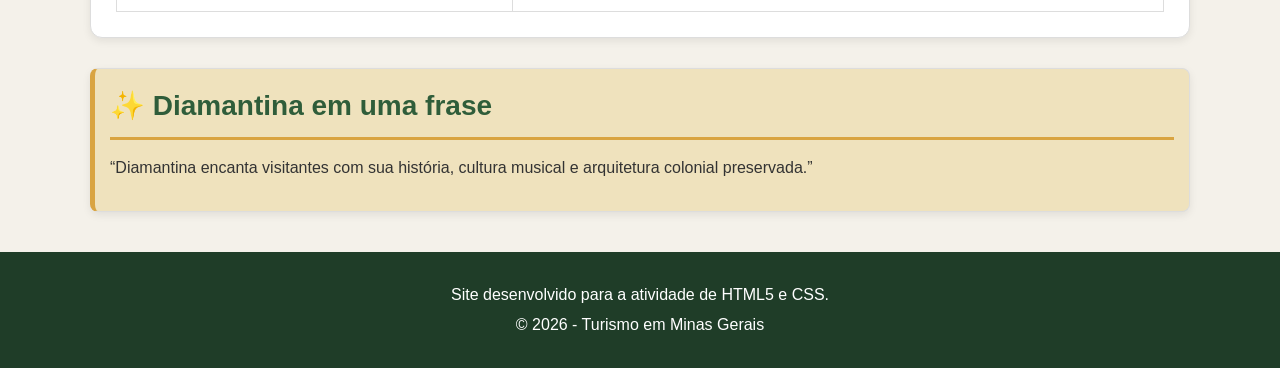
<file: diamantina.html>
<!DOCTYPE html>
<html lang="pt-BR">

<head>
    <meta charset="UTF-8">
    <meta name="viewport" content="width=device-width, initial-scale=1.0">
    <title>Diamantina - Turismo em Minas Gerais</title>

    <!-- CSS -->
    <link rel="stylesheet" href="style.css">
</head>

<body>

    <!-- Cabeçalho -->
    <header>
        <h1>Diamantina</h1>
        <p>História, cultura e tradição em uma das cidades mais encantadoras de Minas Gerais</p>
    </header>

    <!-- Menu -->
    <nav>
        <ul>
            <li><a href="index.html">Início</a></li>
            <li><a href="ouro-preto.html">Ouro Preto</a></li>
            <li><a href="tiradentes.html">Tiradentes</a></li>
            <li><a href="sao-joao-del-rei.html">São João del-Rei</a></li>
            <li><a href="capitolio.html">Capitólio</a></li>
            <li><a href="diamantina.html">Diamantina</a></li>
            <li><a href="monte-verde.html">Monte Verde</a></li>
            <li><a href="sabara.html">Sabará</a></li>
            <li><a href="belo-horizonte.html">Belo Horizonte</a></li>
            <li><a href="congonhas.html">Congonhas</a></li>
        </ul>
    </nav>

    <!-- Conteúdo principal -->
    <main>

        <!-- Apresentação -->
        <section>
            <h2>Conheça Diamantina</h2>

            <p>
                Diamantina é uma das cidades históricas mais importantes de Minas Gerais,
                famosa pelo seu patrimônio cultural, arquitetura colonial e forte ligação
                com o ciclo dos diamantes no Brasil.
            </p>

            <p>
                A cidade encanta turistas com suas ruas de pedra, casarões históricos,
                igrejas barrocas, eventos culturais e belas paisagens naturais.
            </p>

            <img src="Imagens/diamantina_centro.jpg" alt="Centro histórico de Diamantina">
        </section>

        <!-- História -->
        <section>
            <h2>📚 História e Patrimônio</h2>

            <p>
                Diamantina surgiu durante o período de exploração dos diamantes
                no século XVIII e se tornou um importante centro econômico e cultural.
            </p>

            <p>
                A cidade foi reconhecida como Patrimônio Mundial da UNESCO devido
                à preservação de sua arquitetura histórica e importância cultural.
            </p>

            <div class="curiosidade">
                <h3>Curiosidade</h3>

                <p>
                    Diamantina é a cidade natal de Juscelino Kubitschek,
                    ex-presidente do Brasil e fundador de Brasília.
                </p>
            </div>

            <img src="Imagens/igreja_diamantina.png" alt="Igreja histórica de Diamantina">
        </section>

        <!-- Pontos turísticos -->
        <section>
            <h2>🏛️ Principais pontos turísticos</h2>

            <article class="card-cidade">
                <h3>Centro Histórico</h3>

                <p>
                    Região com ruas de pedra, casarões coloniais e igrejas históricas
                    preservadas desde o período colonial.
                </p>
            </article>

            <article class="card-cidade">
                <h3>Casa de Juscelino Kubitschek</h3>

                <p>
                    Museu dedicado à história de JK, um dos personagens mais importantes
                    da política brasileira.
                </p>
            </article>

            <article class="card-cidade">
                <h3>Vila do Biribiri</h3>

                <p>
                    Vila histórica cercada por natureza, trilhas e cachoeiras,
                    muito visitada pelos turistas.
                </p>
            </article>

            <article class="card-cidade">
                <h3>Mercado Velho</h3>

                <p>
                    Espaço cultural e gastronômico com música, artesanato
                    e comidas típicas mineiras.
                </p>
            </article>

            <article class="card-cidade">
                <h3>Catedral Metropolitana</h3>

                <p>
                    Importante igreja histórica da cidade, conhecida pela arquitetura
                    colonial e tradição religiosa.
                </p>
            </article>
        </section>

        <!-- Cultura -->
        <section>
            <h2>🎭 Cultura e tradição</h2>

            <p>
                Diamantina possui uma das culturas mais ricas de Minas Gerais,
                marcada pela música, festas populares e tradições históricas.
            </p>

            <table>
                <tr>
                    <th>Evento</th>
                    <th>Destaque</th>
                </tr>

                <tr>
                    <td>Vesperata</td>
                    <td>Apresentação musical nas ruas históricas</td>
                </tr>

                <tr>
                    <td>Semana Santa</td>
                    <td>Tradições religiosas e culturais</td>
                </tr>

                <tr>
                    <td>Festival de Inverno</td>
                    <td>Arte, música e cultura</td>
                </tr>

                <tr>
                    <td>Eventos universitários</td>
                    <td>Vida cultural jovem e estudantil</td>
                </tr>
            </table>
        </section>

        <!-- Natureza -->
        <section>
            <h2>🌄 Natureza e ecoturismo</h2>

            <p>
                Além do turismo histórico, Diamantina também oferece contato com
                a natureza através de trilhas, cachoeiras e paisagens naturais.
            </p>

            <ul>
                <li>Cachoeira dos Cristais</li>
                <li>Parque Estadual do Biribiri</li>
                <li>Trilhas ecológicas</li>
                <li>Mirantes naturais</li>
                <li>Passeios em meio à Serra do Espinhaço</li>
            </ul>

            <img src="Imagens/paisagem_diamantina.jpg" alt="Paisagem natural de Diamantina">
        </section>

        <!-- Gastronomia -->
        <section>
            <h2>🍲 Gastronomia Mineira</h2>

            <p>
                A culinária de Diamantina valoriza pratos típicos mineiros
                e receitas tradicionais da região.
            </p>

            <ul>
                <li>Feijão tropeiro</li>
                <li>Tutu de feijão</li>
                <li>Frango com quiabo</li>
                <li>Torresmo</li>
                <li>Pão de queijo artesanal</li>
                <li>Doces caseiros mineiros</li>
                <li>Queijo minas artesanal</li>
            </ul>
        </section>

        <!-- Compras -->
        <section>
            <h2>🛍️ Compras e artesanato</h2>

            <p>
                Os turistas encontram artesanato regional, lembranças históricas,
                doces e produtos típicos mineiros.
            </p>

            <ul>
                <li>Artesanato regional</li>
                <li>Pedras ornamentais</li>
                <li>Produtos coloniais</li>
                <li>Doces artesanais</li>
                <li>Lembranças históricas</li>
            </ul>
        </section>

        <!-- Informações rápidas -->
        <section>
            <h2>📌 Informações rápidas</h2>

            <table>
                <tr>
                    <th>Informação</th>
                    <th>Detalhe</th>
                </tr>

                <tr>
                    <td>Estado</td>
                    <td>Minas Gerais</td>
                </tr>

                <tr>
                    <td>Tipo de turismo</td>
                    <td>Histórico, cultural e ecológico</td>
                </tr>

                <tr>
                    <td>Principal destaque</td>
                    <td>Centro histórico e Vesperata</td>
                </tr>

                <tr>
                    <td>Reconhecimento</td>
                    <td>Patrimônio Mundial da UNESCO</td>
                </tr>
            </table>
        </section>

        <!-- Frase destaque -->
        <section class="destaque">
            <h2>✨ Diamantina em uma frase</h2>

            <p>
                “Diamantina encanta visitantes com sua história, cultura musical
                e arquitetura colonial preservada.”
            </p>
        </section>

    </main>

    <!-- Rodapé -->
    <footer>
        <p>Site desenvolvido para a atividade de HTML5 e CSS.</p>
        <p>&copy; 2026 - Turismo em Minas Gerais</p>
    </footer>

</body>

</html>
</file>
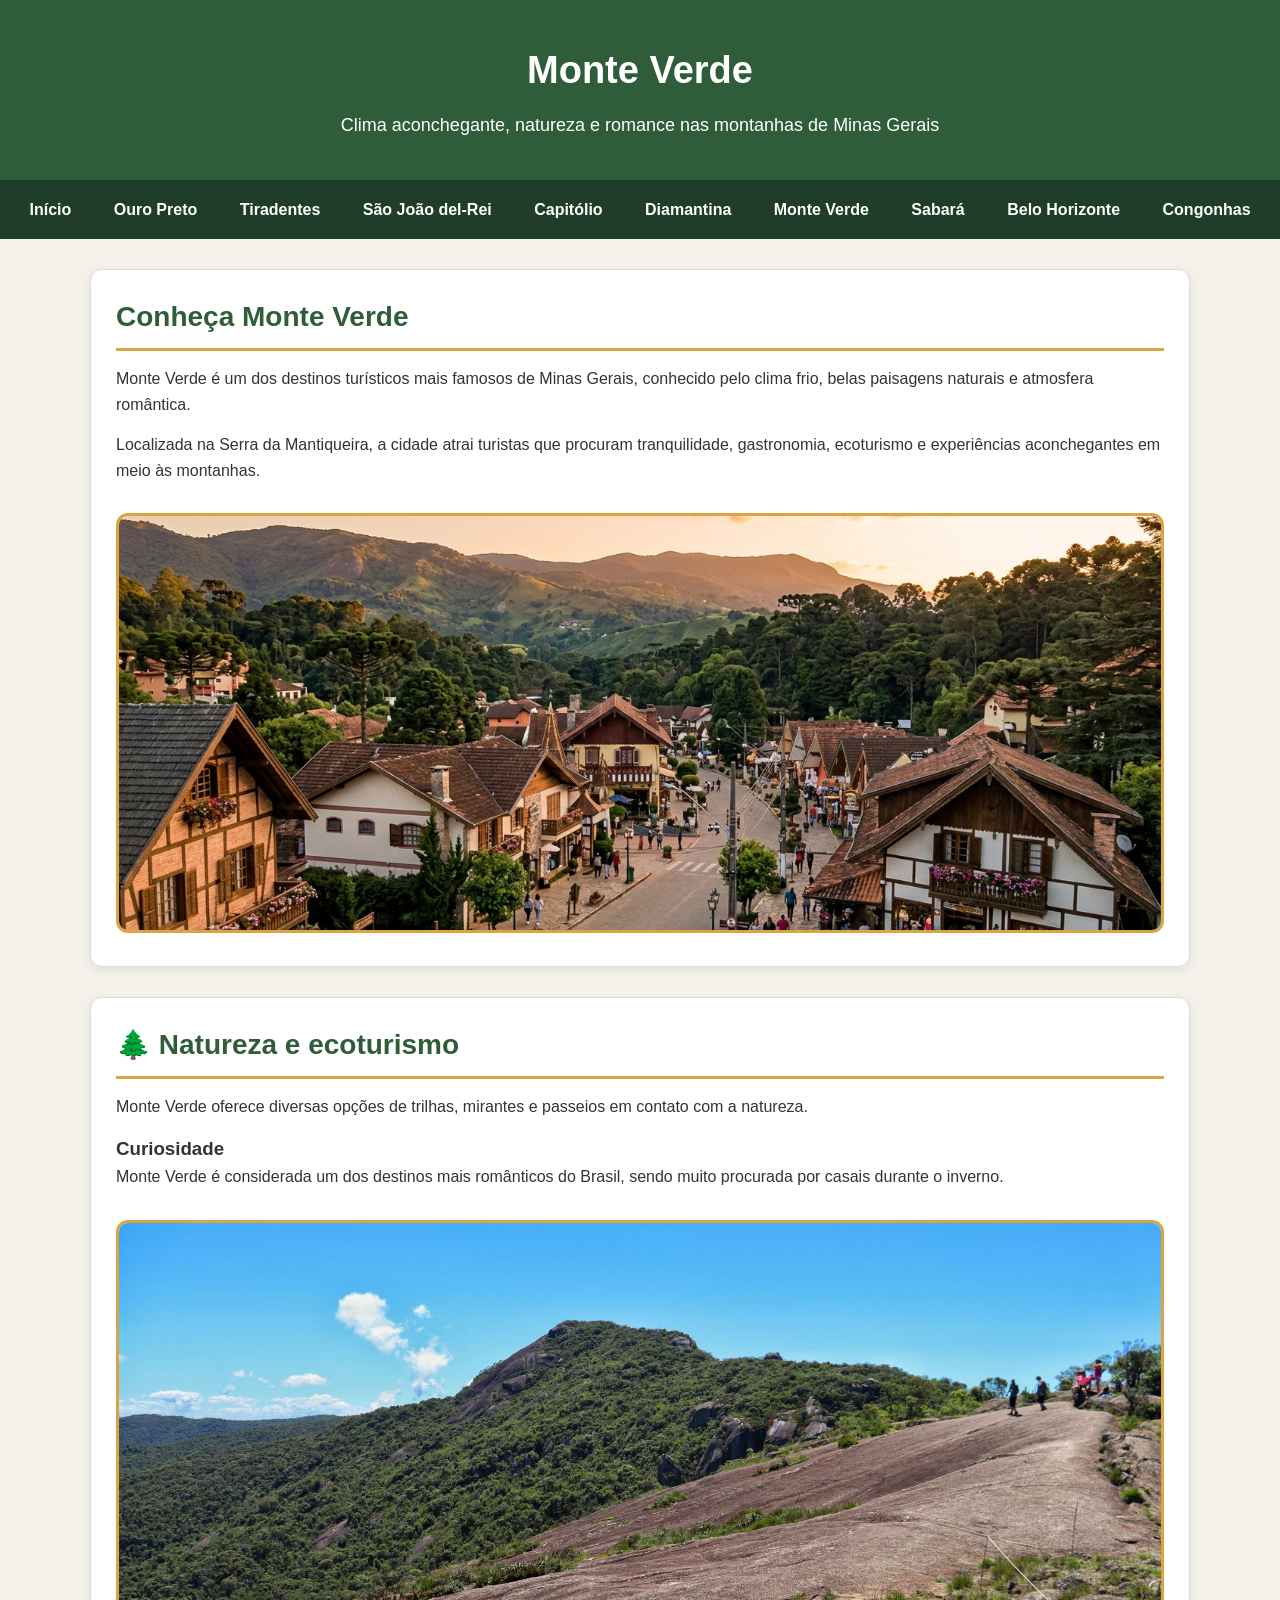
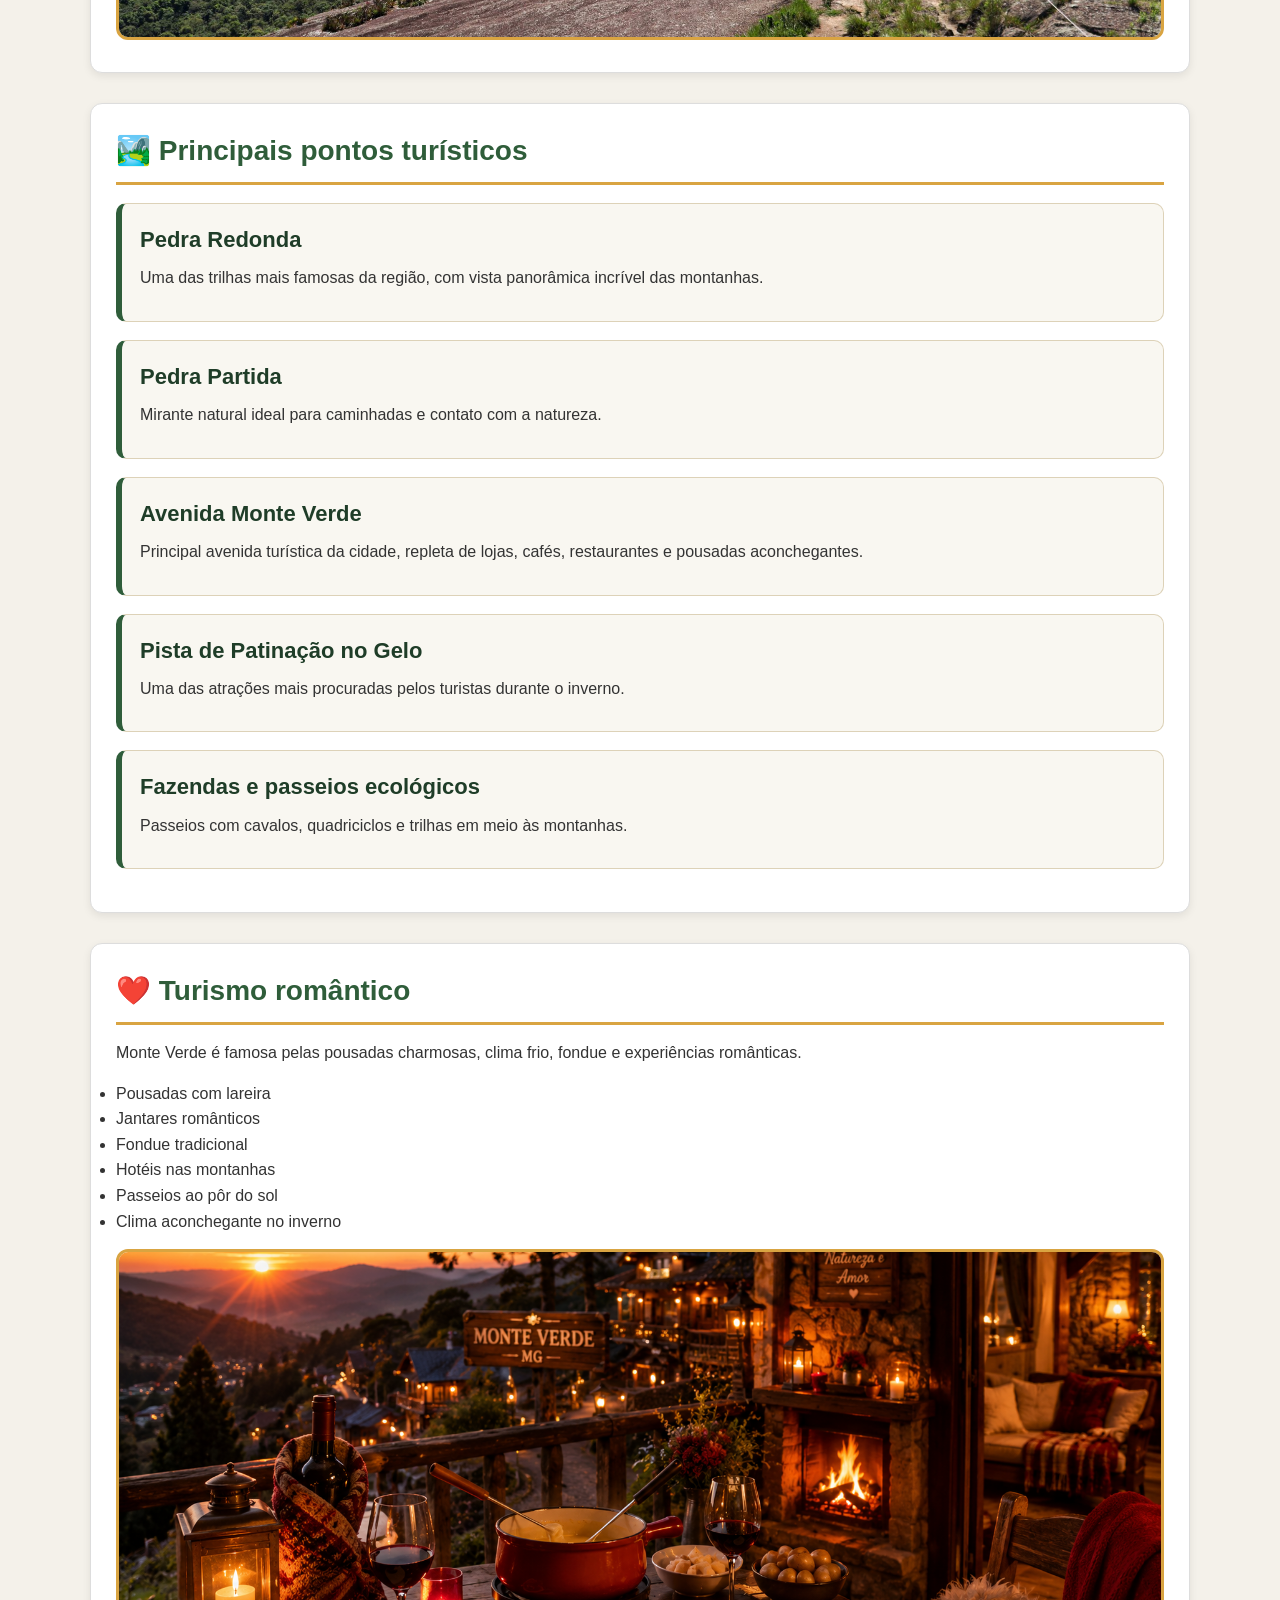
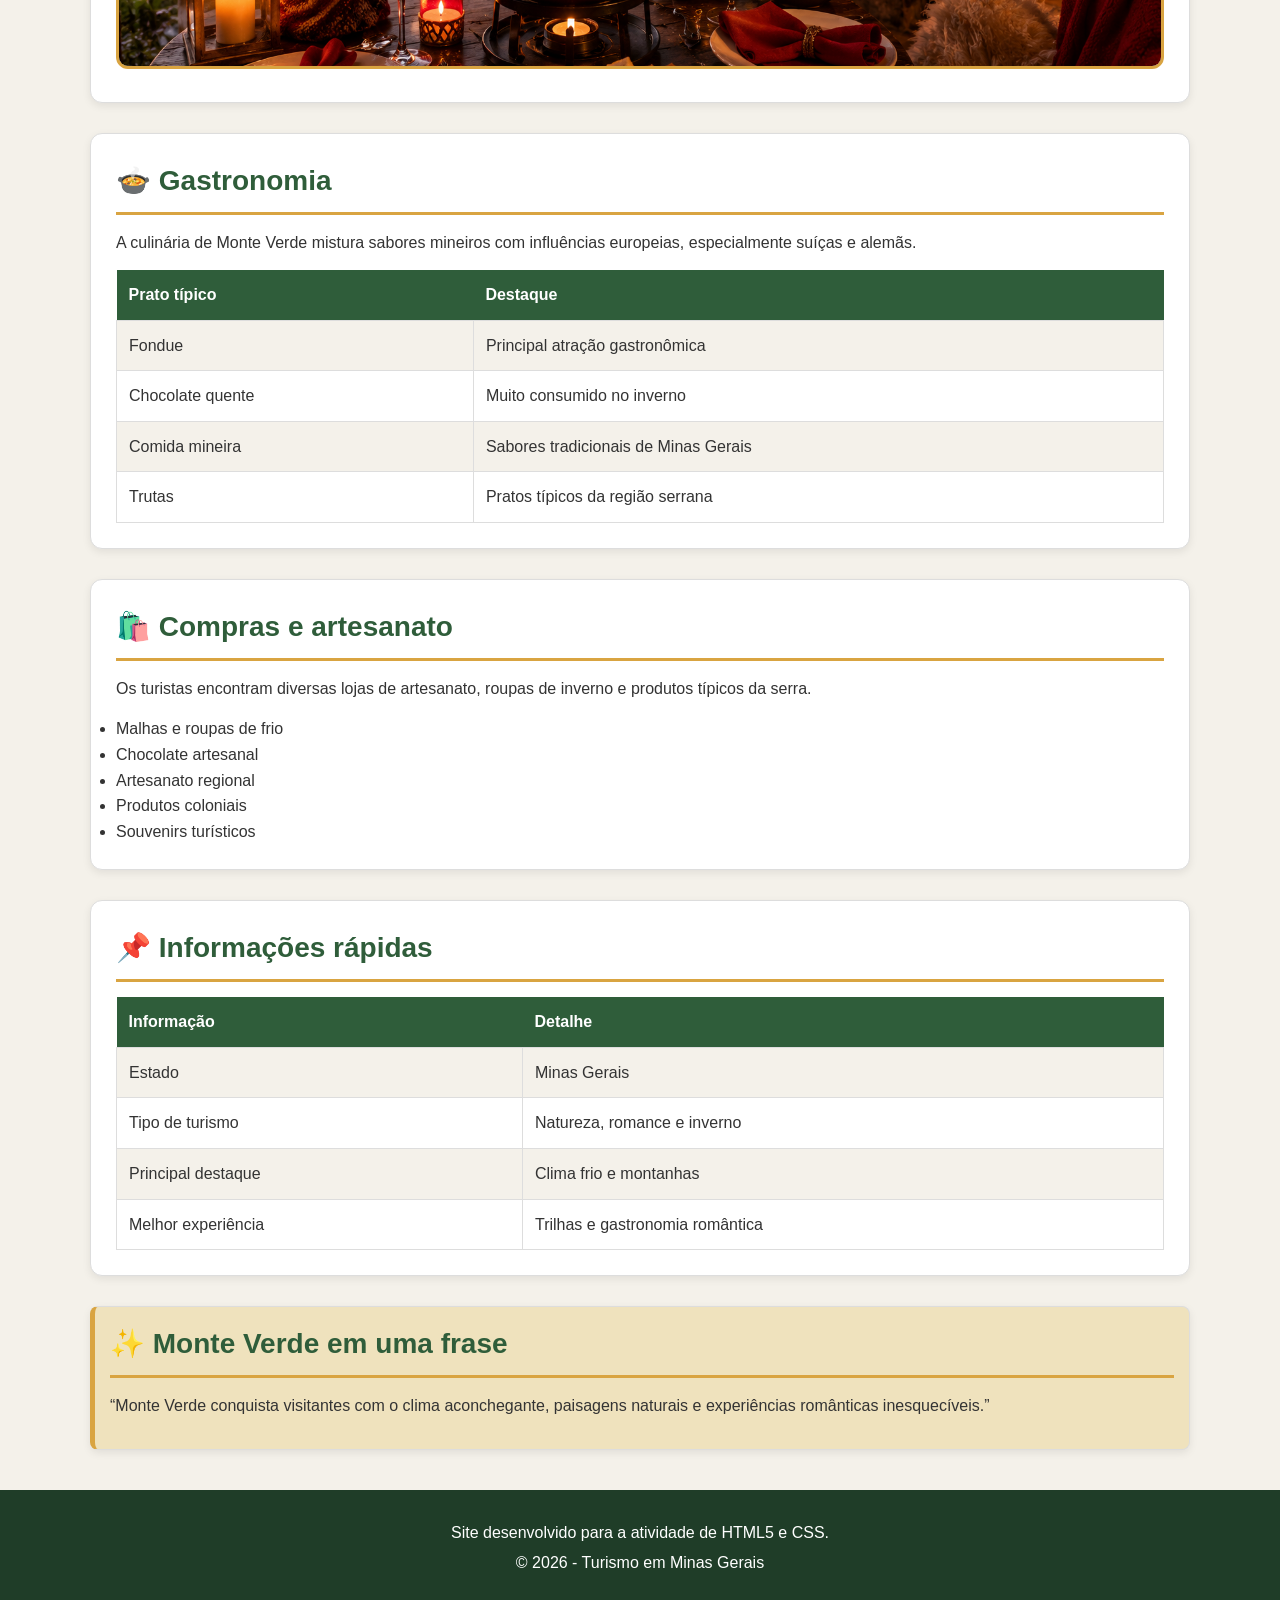
<file: monte-verde.html>
<!DOCTYPE html>
<html lang="pt-BR">

<head>
    <meta charset="UTF-8">
    <meta name="viewport" content="width=device-width, initial-scale=1.0">
    <title>Monte Verde - Turismo em Minas Gerais</title>

    <!-- CSS -->
    <link rel="stylesheet" href="style.css">
</head>

<body>

    <!-- Cabeçalho -->
    <header>
        <h1>Monte Verde</h1>
        <p>Clima aconchegante, natureza e romance nas montanhas de Minas Gerais</p>
    </header>

    <!-- Menu -->
    <nav>
        <ul>
            <li><a href="index.html">Início</a></li>
            <li><a href="ouro-preto.html">Ouro Preto</a></li>
            <li><a href="tiradentes.html">Tiradentes</a></li>
            <li><a href="sao-joao-del-rei.html">São João del-Rei</a></li>
            <li><a href="capitolio.html">Capitólio</a></li>
            <li><a href="diamantina.html">Diamantina</a></li>
            <li><a href="monte-verde.html">Monte Verde</a></li>
            <li><a href="sabara.html">Sabará</a></li>
            <li><a href="belo-horizonte.html">Belo Horizonte</a></li>
            <li><a href="congonhas.html">Congonhas</a></li>
        </ul>
    </nav>

    <!-- Conteúdo principal -->
    <main>

        <!-- Apresentação -->
        <section>
            <h2>Conheça Monte Verde</h2>

            <p>
                Monte Verde é um dos destinos turísticos mais famosos de Minas Gerais,
                conhecido pelo clima frio, belas paisagens naturais e atmosfera romântica.
            </p>

            <p>
                Localizada na Serra da Mantiqueira, a cidade atrai turistas que procuram
                tranquilidade, gastronomia, ecoturismo e experiências aconchegantes
                em meio às montanhas.
            </p>

            <img src="Imagens/paisagem_monteverde.jpg" alt="Paisagem de Monte Verde">
        </section>

        <!-- Natureza -->
        <section>
            <h2>🌲 Natureza e ecoturismo</h2>

            <p>
                Monte Verde oferece diversas opções de trilhas, mirantes e passeios
                em contato com a natureza.
            </p>

            <div class="curiosidade">
                <h3>Curiosidade</h3>

                <p>
                    Monte Verde é considerada um dos destinos mais românticos do Brasil,
                    sendo muito procurada por casais durante o inverno.
                </p>
            </div>

            <img src="Imagens/trilha_monte.jpg" alt="Trilha em Monte Verde">
        </section>

        <!-- Pontos turísticos -->
        <section>
            <h2>🏞️ Principais pontos turísticos</h2>

            <article class="card-cidade">
                <h3>Pedra Redonda</h3>

                <p>
                    Uma das trilhas mais famosas da região, com vista panorâmica
                    incrível das montanhas.
                </p>
            </article>

            <article class="card-cidade">
                <h3>Pedra Partida</h3>

                <p>
                    Mirante natural ideal para caminhadas e contato com a natureza.
                </p>
            </article>

            <article class="card-cidade">
                <h3>Avenida Monte Verde</h3>

                <p>
                    Principal avenida turística da cidade, repleta de lojas,
                    cafés, restaurantes e pousadas aconchegantes.
                </p>
            </article>

            <article class="card-cidade">
                <h3>Pista de Patinação no Gelo</h3>

                <p>
                    Uma das atrações mais procuradas pelos turistas durante o inverno.
                </p>
            </article>

            <article class="card-cidade">
                <h3>Fazendas e passeios ecológicos</h3>

                <p>
                    Passeios com cavalos, quadriciclos e trilhas em meio às montanhas.
                </p>
            </article>
        </section>

        <!-- Turismo romântico -->
        <section>
            <h2>❤️ Turismo romântico</h2>

            <p>
                Monte Verde é famosa pelas pousadas charmosas, clima frio,
                fondue e experiências românticas.
            </p>

            <ul>
                <li>Pousadas com lareira</li>
                <li>Jantares românticos</li>
                <li>Fondue tradicional</li>
                <li>Hotéis nas montanhas</li>
                <li>Passeios ao pôr do sol</li>
                <li>Clima aconchegante no inverno</li>
            </ul>

            <img src="Imagens/Chale_monte_verde.png" alt="Fondue em Monte Verde">
        </section>

        <!-- Gastronomia -->
        <section>
            <h2>🍲 Gastronomia</h2>

            <p>
                A culinária de Monte Verde mistura sabores mineiros com influências
                europeias, especialmente suíças e alemãs.
            </p>

            <table>
                <tr>
                    <th>Prato típico</th>
                    <th>Destaque</th>
                </tr>

                <tr>
                    <td>Fondue</td>
                    <td>Principal atração gastronômica</td>
                </tr>

                <tr>
                    <td>Chocolate quente</td>
                    <td>Muito consumido no inverno</td>
                </tr>

                <tr>
                    <td>Comida mineira</td>
                    <td>Sabores tradicionais de Minas Gerais</td>
                </tr>

                <tr>
                    <td>Trutas</td>
                    <td>Pratos típicos da região serrana</td>
                </tr>
            </table>
        </section>

        <!-- Compras -->
        <section>
            <h2>🛍️ Compras e artesanato</h2>

            <p>
                Os turistas encontram diversas lojas de artesanato,
                roupas de inverno e produtos típicos da serra.
            </p>

            <ul>
                <li>Malhas e roupas de frio</li>
                <li>Chocolate artesanal</li>
                <li>Artesanato regional</li>
                <li>Produtos coloniais</li>
                <li>Souvenirs turísticos</li>
            </ul>
        </section>

        <!-- Informações rápidas -->
        <section>
            <h2>📌 Informações rápidas</h2>

            <table>
                <tr>
                    <th>Informação</th>
                    <th>Detalhe</th>
                </tr>

                <tr>
                    <td>Estado</td>
                    <td>Minas Gerais</td>
                </tr>

                <tr>
                    <td>Tipo de turismo</td>
                    <td>Natureza, romance e inverno</td>
                </tr>

                <tr>
                    <td>Principal destaque</td>
                    <td>Clima frio e montanhas</td>
                </tr>

                <tr>
                    <td>Melhor experiência</td>
                    <td>Trilhas e gastronomia romântica</td>
                </tr>
            </table>
        </section>

        <!-- Frase destaque -->
        <section class="destaque">
            <h2>✨ Monte Verde em uma frase</h2>

            <p>
                “Monte Verde conquista visitantes com o clima aconchegante,
                paisagens naturais e experiências românticas inesquecíveis.”
            </p>
        </section>

    </main>

    <!-- Rodapé -->
    <footer>
        <p>Site desenvolvido para a atividade de HTML5 e CSS.</p>
        <p>&copy; 2026 - Turismo em Minas Gerais</p>
    </footer>

</body>

</html>
</file>
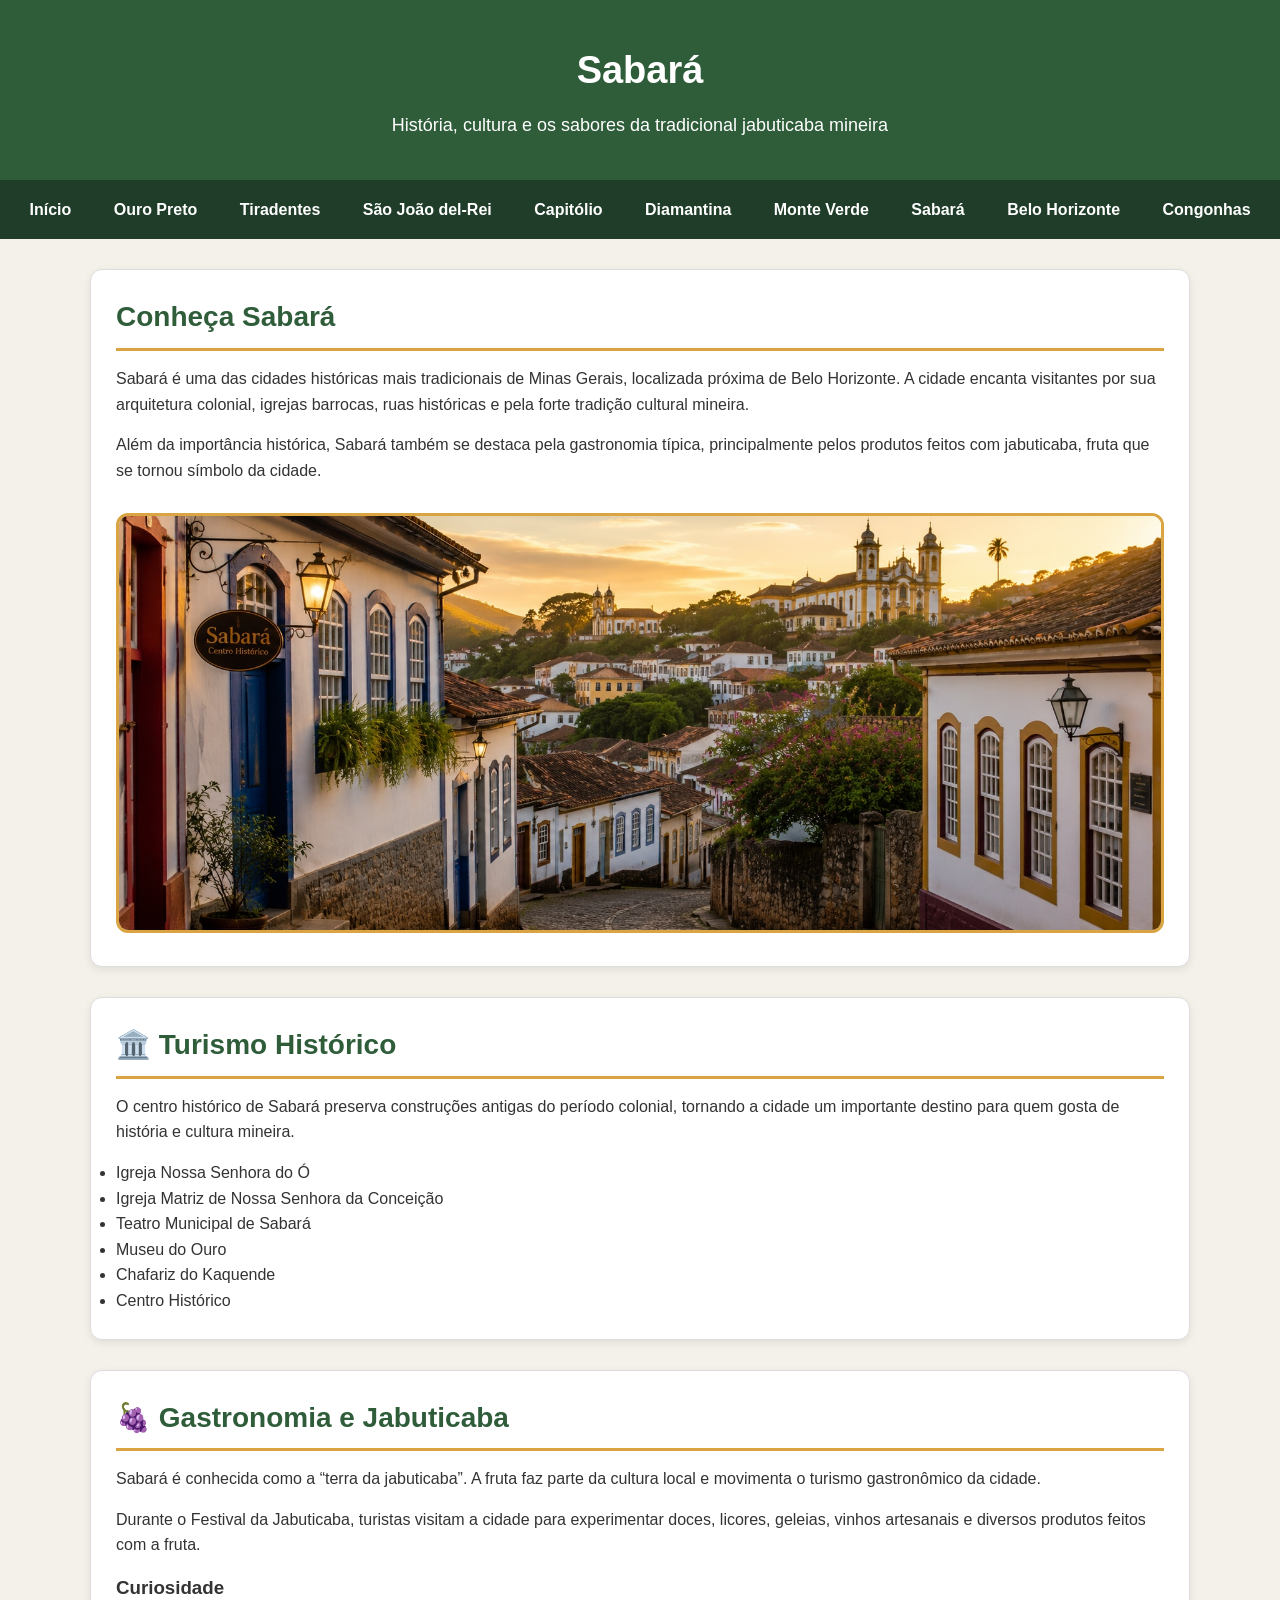
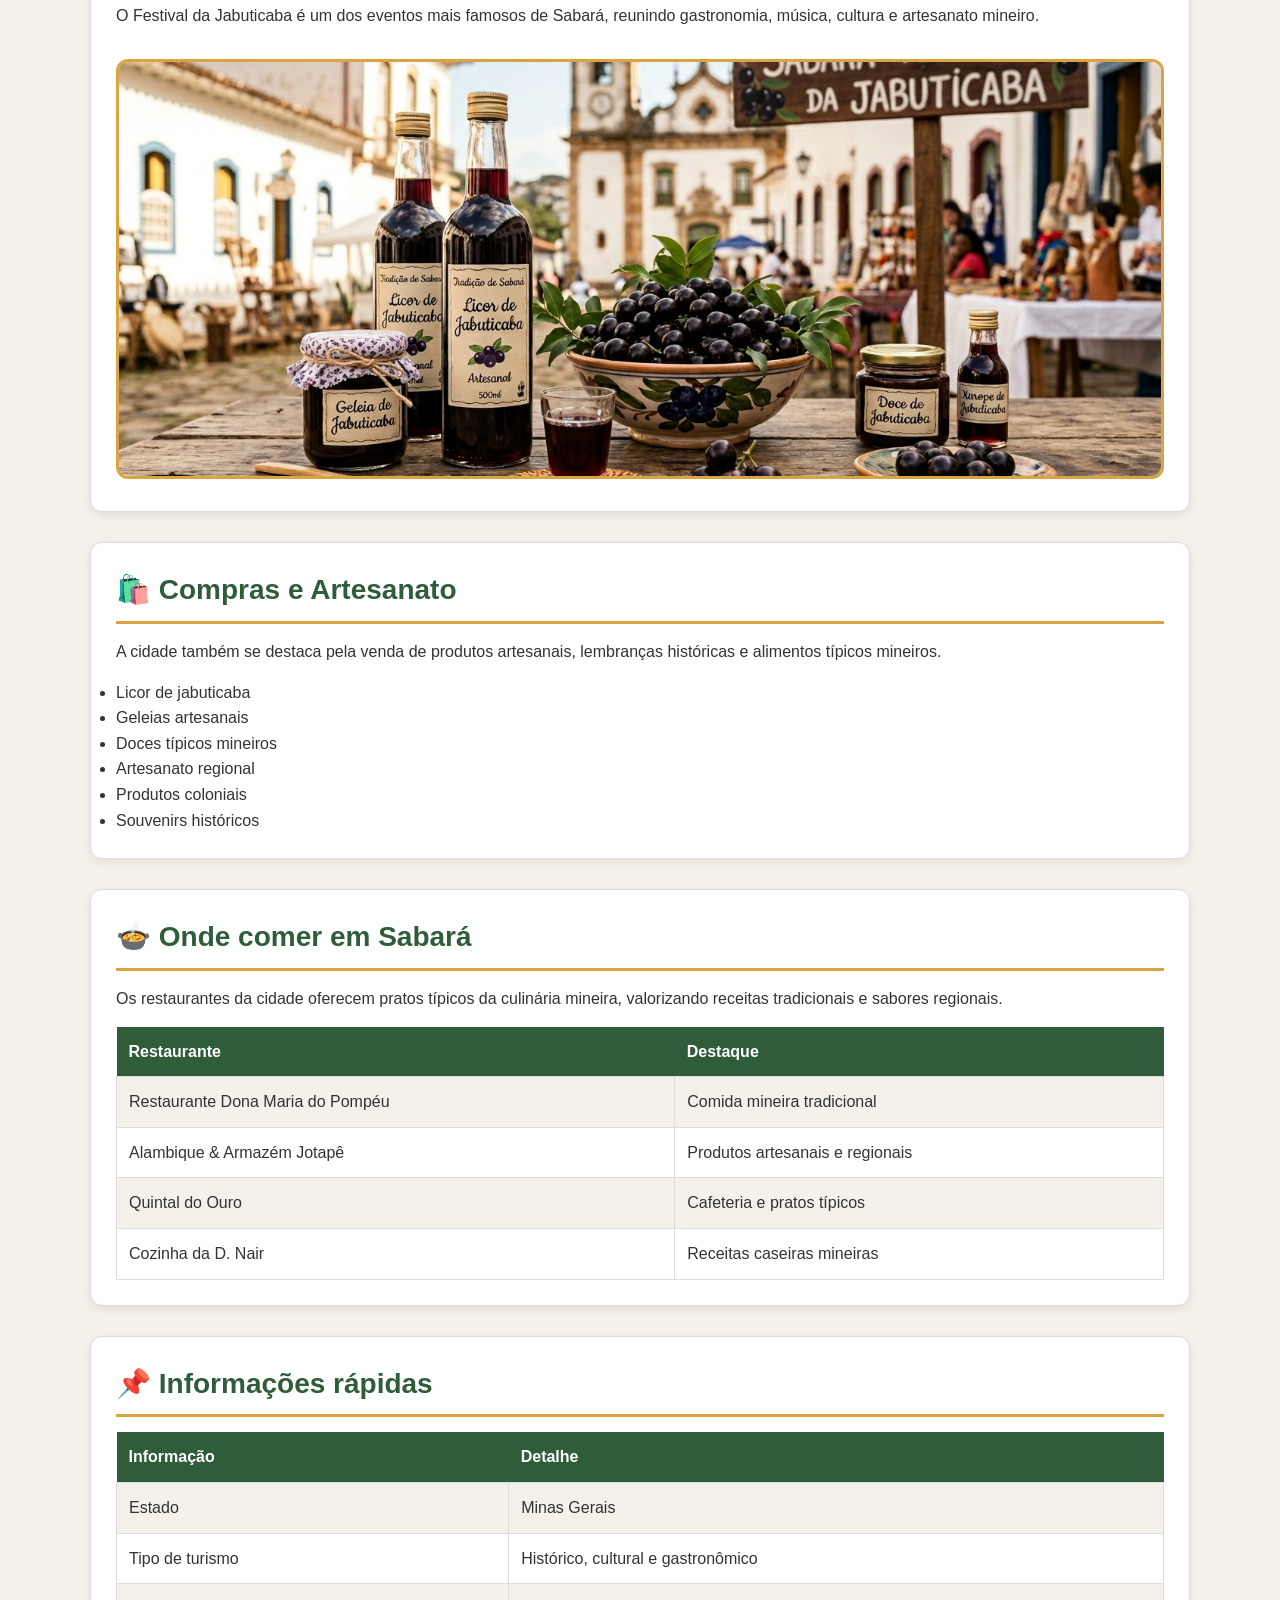
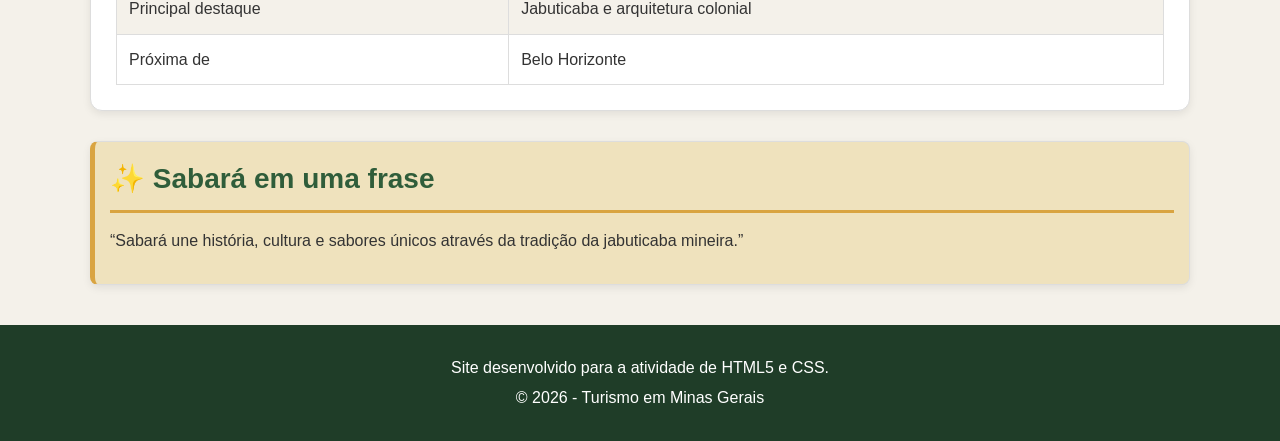
<file: sabara.html>
<!DOCTYPE html>
<html lang="pt-BR">

<head>
    <meta charset="UTF-8">
    <meta name="viewport" content="width=device-width, initial-scale=1.0">
    <title>Sabará - Turismo em Minas Gerais</title>

    <!-- CSS -->
    <link rel="stylesheet" href="style.css">
</head>

<body>

    <!-- Cabeçalho -->
    <header>
        <h1>Sabará</h1>
        <p>História, cultura e os sabores da tradicional jabuticaba mineira</p>
    </header>

    <!-- Menu -->
    <nav>
        <ul>
            <li><a href="index.html">Início</a></li>
            <li><a href="ouro-preto.html">Ouro Preto</a></li>
            <li><a href="tiradentes.html">Tiradentes</a></li>
            <li><a href="sao-joao-del-rei.html">São João del-Rei</a></li>
            <li><a href="capitolio.html">Capitólio</a></li>
            <li><a href="diamantina.html">Diamantina</a></li>
            <li><a href="monte-verde.html">Monte Verde</a></li>
            <li><a href="sabara.html">Sabará</a></li>
            <li><a href="belo-horizonte.html">Belo Horizonte</a></li>
            <li><a href="congonhas.html">Congonhas</a></li>
        </ul>
    </nav>

    <!-- Conteúdo principal -->
    <main>

        <!-- Apresentação -->
        <section>
            <h2>Conheça Sabará</h2>

            <p>
                Sabará é uma das cidades históricas mais tradicionais de Minas Gerais,
                localizada próxima de Belo Horizonte. A cidade encanta visitantes
                por sua arquitetura colonial, igrejas barrocas, ruas históricas
                e pela forte tradição cultural mineira.
            </p>

            <p>
                Além da importância histórica, Sabará também se destaca pela
                gastronomia típica, principalmente pelos produtos feitos com
                jabuticaba, fruta que se tornou símbolo da cidade.
            </p>

            <img src="Imagens/sabara_centro.jpeg" alt="Centro histórico de Sabará">
        </section>

        <!-- Turismo histórico -->
        <section>
            <h2>🏛️ Turismo Histórico</h2>

            <p>
                O centro histórico de Sabará preserva construções antigas do período
                colonial, tornando a cidade um importante destino para quem gosta
                de história e cultura mineira.
            </p>

            <ul>
                <li>Igreja Nossa Senhora do Ó</li>
                <li>Igreja Matriz de Nossa Senhora da Conceição</li>
                <li>Teatro Municipal de Sabará</li>
                <li>Museu do Ouro</li>
                <li>Chafariz do Kaquende</li>
                <li>Centro Histórico</li>
            </ul>
        </section>

        <!-- Gastronomia -->
        <section class="gastronomia">
            <h2>🍇 Gastronomia e Jabuticaba</h2>

            <p>
                Sabará é conhecida como a “terra da jabuticaba”. A fruta faz parte
                da cultura local e movimenta o turismo gastronômico da cidade.
            </p>

            <p>
                Durante o Festival da Jabuticaba, turistas visitam a cidade para
                experimentar doces, licores, geleias, vinhos artesanais e diversos
                produtos feitos com a fruta.
            </p>

            <div class="curiosidade">
                <h3>Curiosidade</h3>

                <p>
                    O Festival da Jabuticaba é um dos eventos mais famosos de Sabará,
                    reunindo gastronomia, música, cultura e artesanato mineiro.
                </p>
            </div>

            <img src="Imagens/Imagem_jabuticaba.jpg" alt="Produtos típicos de jabuticaba">
        </section>

        <!-- Compras e artesanato -->
        <section>
            <h2>🛍️ Compras e Artesanato</h2>

            <p>
                A cidade também se destaca pela venda de produtos artesanais,
                lembranças históricas e alimentos típicos mineiros.
            </p>

            <ul>
                <li>Licor de jabuticaba</li>
                <li>Geleias artesanais</li>
                <li>Doces típicos mineiros</li>
                <li>Artesanato regional</li>
                <li>Produtos coloniais</li>
                <li>Souvenirs históricos</li>
            </ul>
        </section>

        <!-- Restaurantes -->
        <section>
            <h2>🍲 Onde comer em Sabará</h2>

            <p>
                Os restaurantes da cidade oferecem pratos típicos da culinária mineira,
                valorizando receitas tradicionais e sabores regionais.
            </p>

            <table>
                <tr>
                    <th>Restaurante</th>
                    <th>Destaque</th>
                </tr>

                <tr>
                    <td>Restaurante Dona Maria do Pompéu</td>
                    <td>Comida mineira tradicional</td>
                </tr>

                <tr>
                    <td>Alambique & Armazém Jotapê</td>
                    <td>Produtos artesanais e regionais</td>
                </tr>

                <tr>
                    <td>Quintal do Ouro</td>
                    <td>Cafeteria e pratos típicos</td>
                </tr>

                <tr>
                    <td>Cozinha da D. Nair</td>
                    <td>Receitas caseiras mineiras</td>
                </tr>
            </table>
        </section>

        <!-- Informações rápidas -->
        <section>
            <h2>📌 Informações rápidas</h2>

            <table>
                <tr>
                    <th>Informação</th>
                    <th>Detalhe</th>
                </tr>

                <tr>
                    <td>Estado</td>
                    <td>Minas Gerais</td>
                </tr>

                <tr>
                    <td>Tipo de turismo</td>
                    <td>Histórico, cultural e gastronômico</td>
                </tr>

                <tr>
                    <td>Principal destaque</td>
                    <td>Jabuticaba e arquitetura colonial</td>
                </tr>

                <tr>
                    <td>Próxima de</td>
                    <td>Belo Horizonte</td>
                </tr>
            </table>
        </section>

        <!-- Frase destaque -->
        <section class="destaque">
            <h2>✨ Sabará em uma frase</h2>

            <p>
                “Sabará une história, cultura e sabores únicos através da tradição
                da jabuticaba mineira.”
            </p>
        </section>

    </main>

    <!-- Rodapé -->
    <footer>
        <p>Site desenvolvido para a atividade de HTML5 e CSS.</p>
        <p>&copy; 2026 - Turismo em Minas Gerais</p>
    </footer>

</body>

</html>
</file>
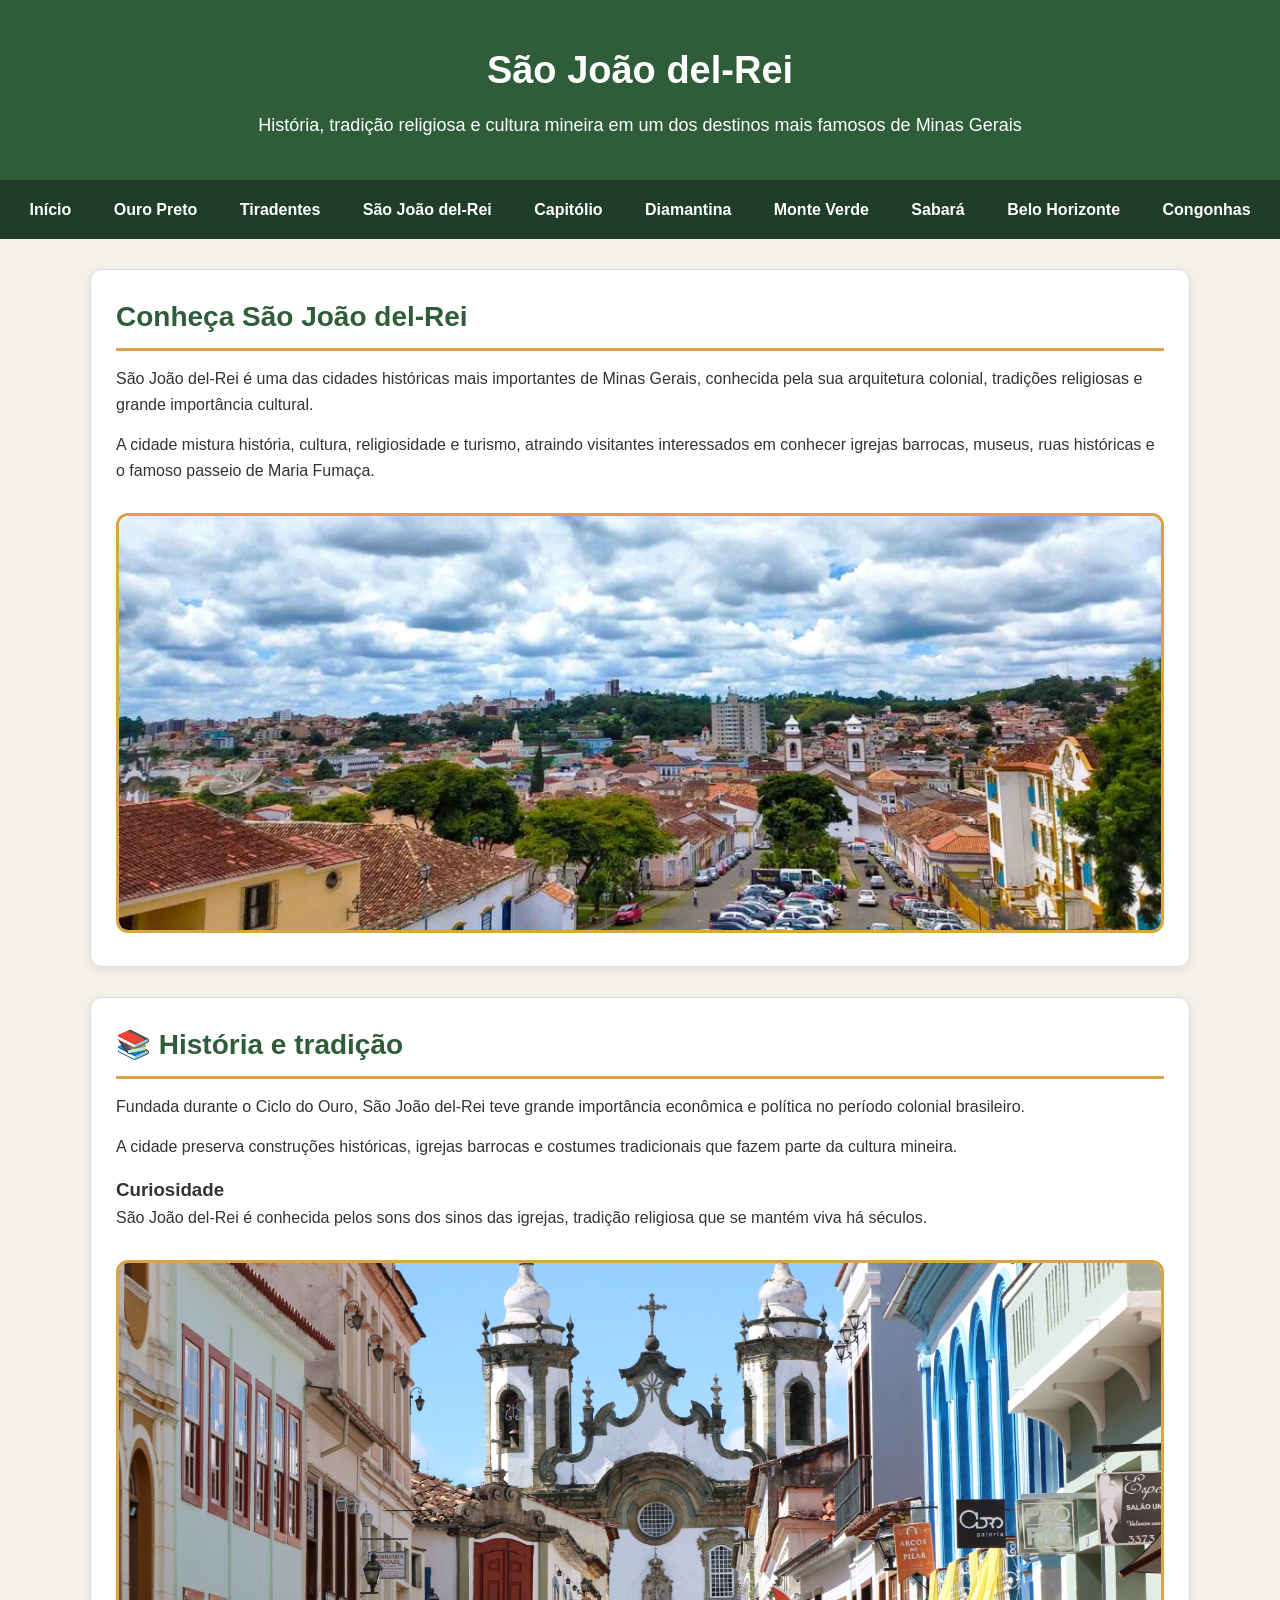
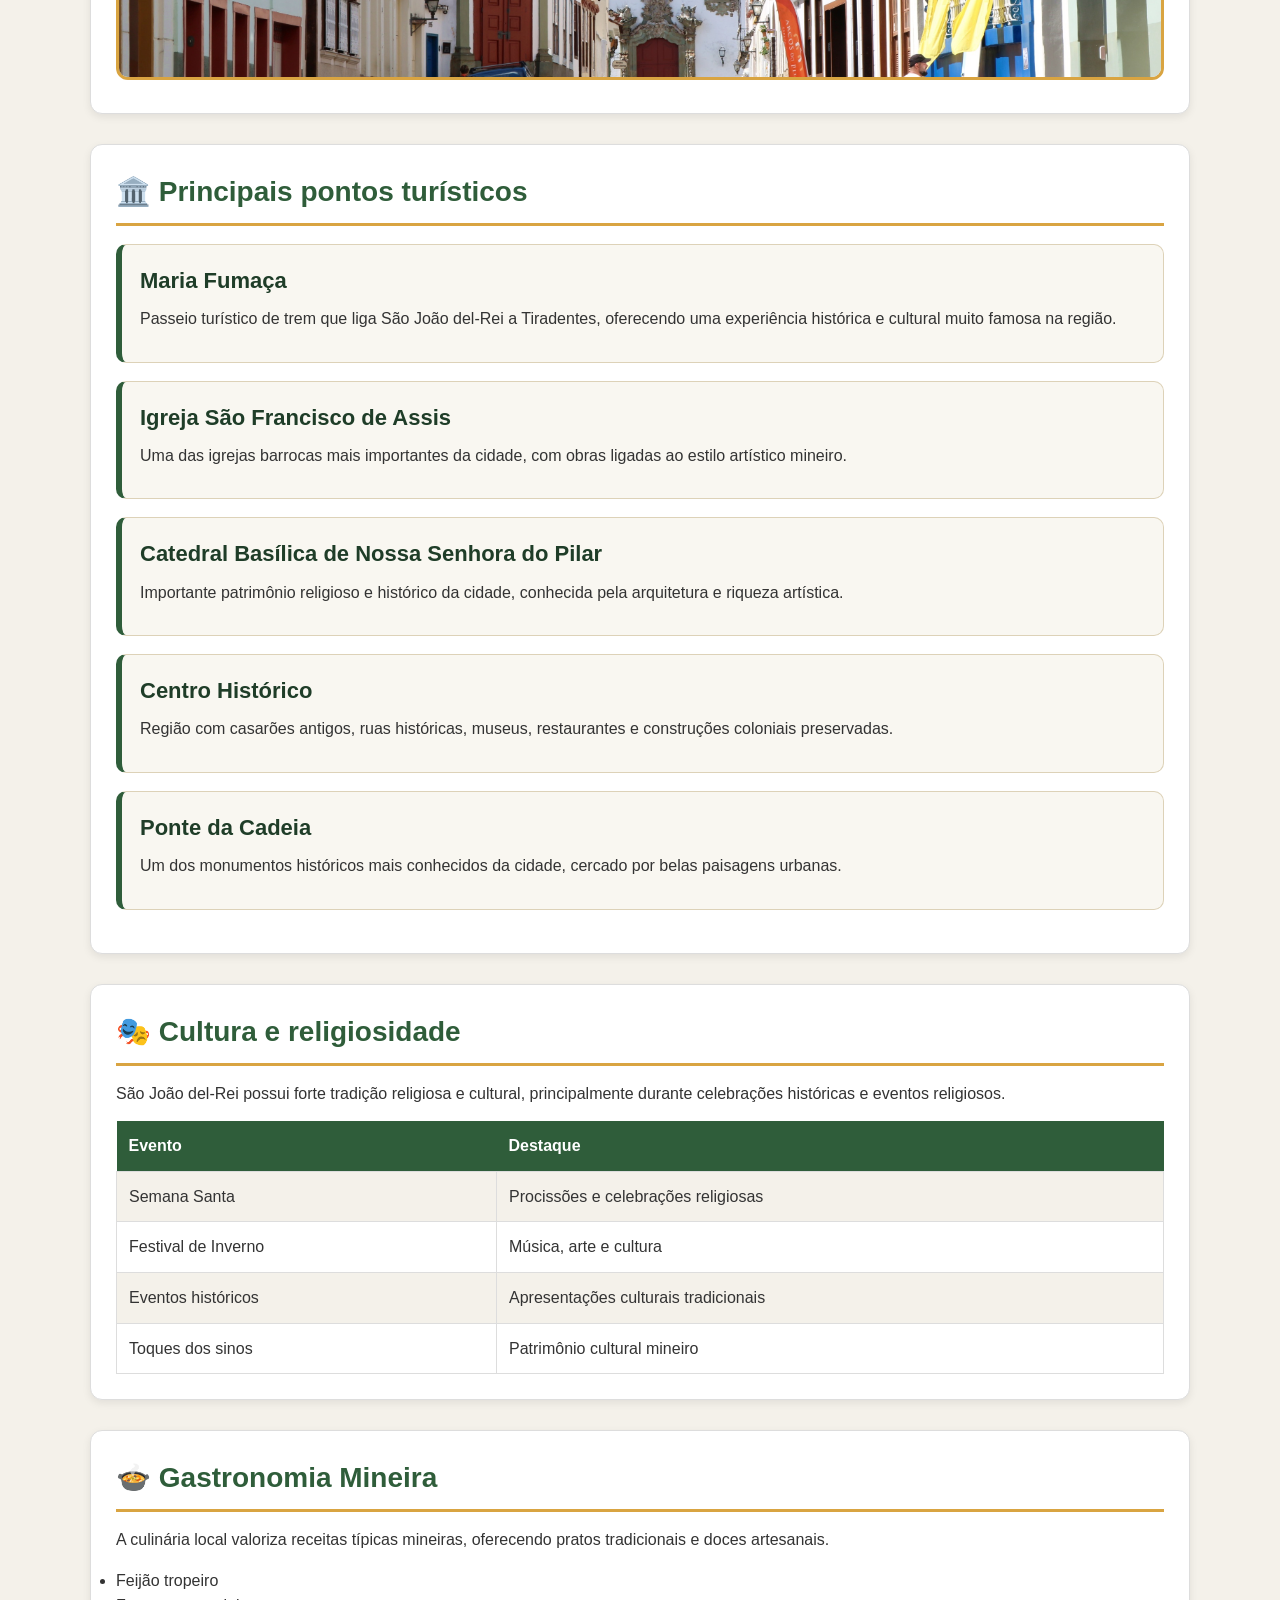
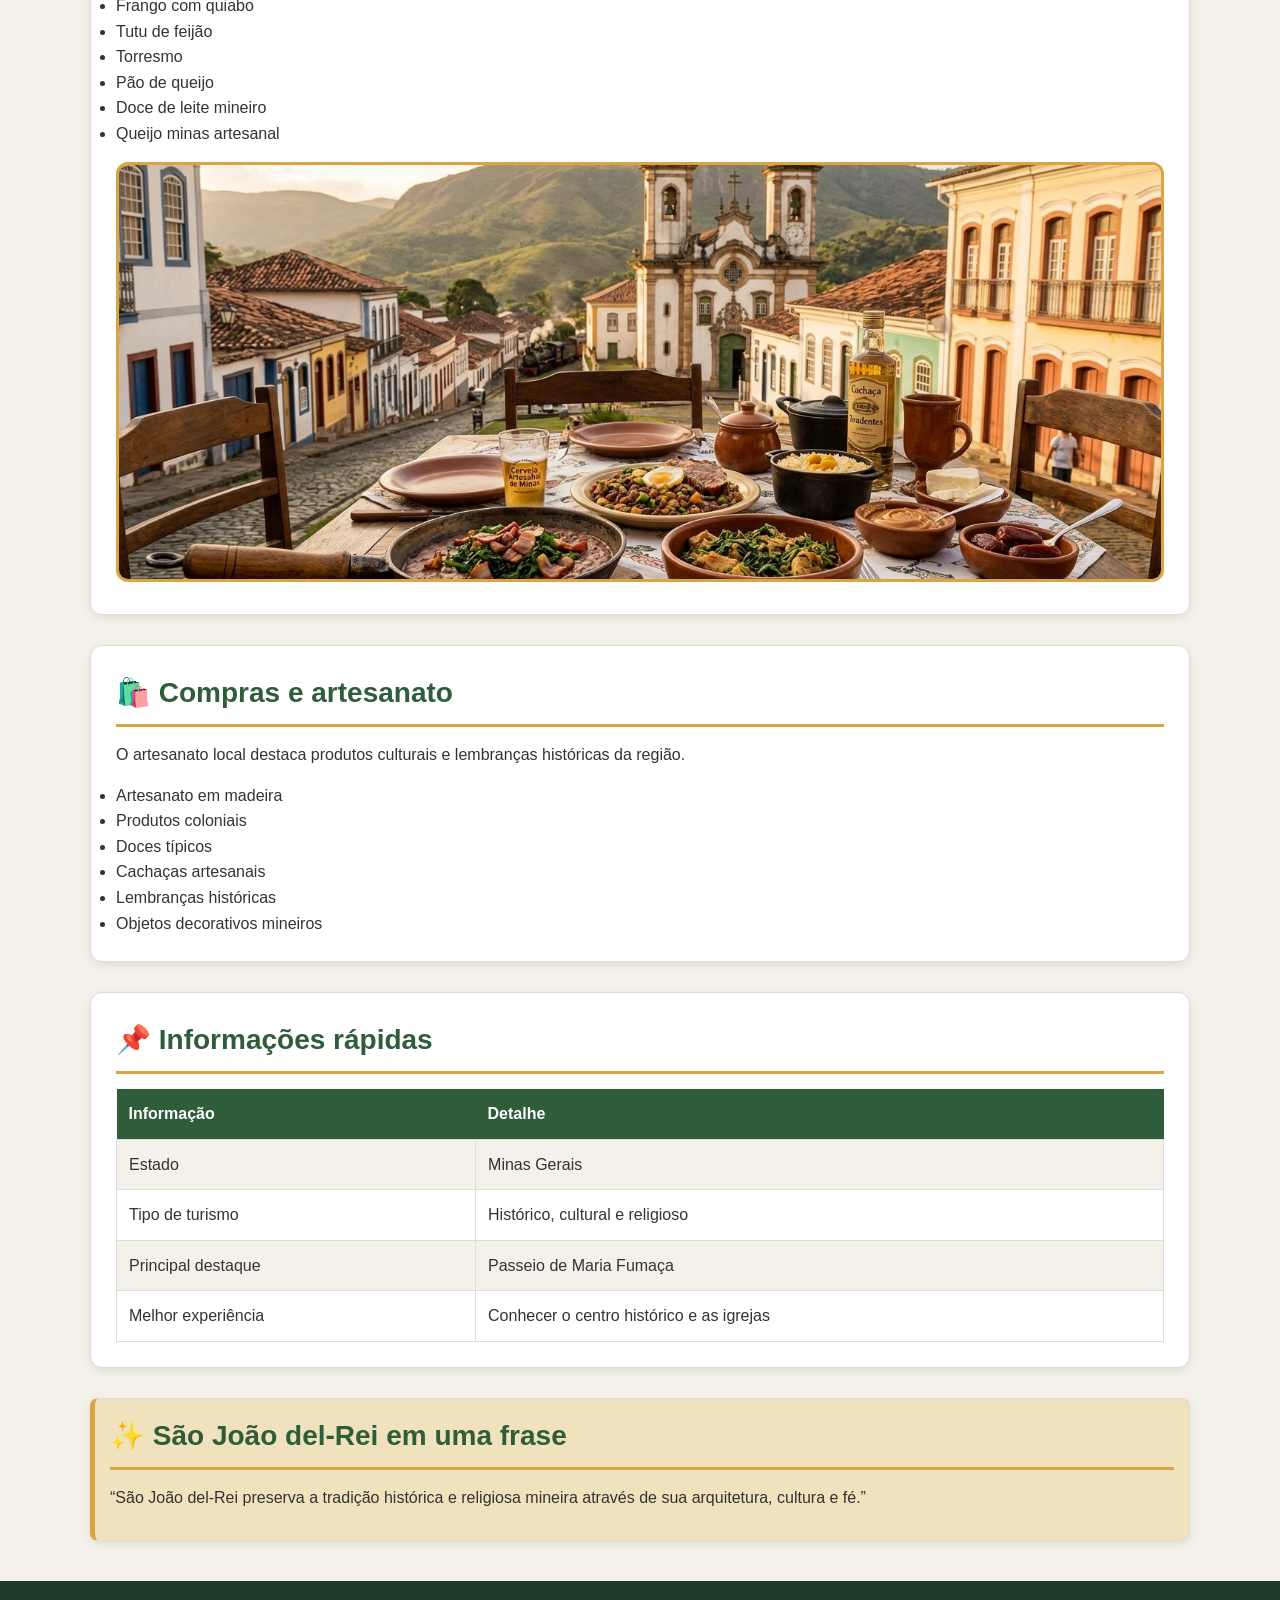
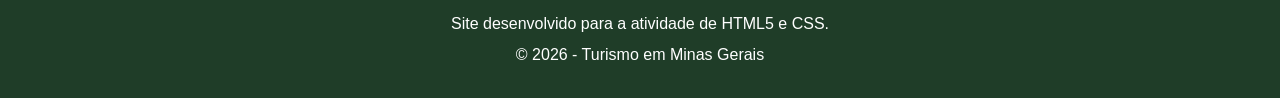
<file: sao-joao-del-rei.html>
<!DOCTYPE html>
<html lang="pt-BR">

<head>
    <meta charset="UTF-8">
    <meta name="viewport" content="width=device-width, initial-scale=1.0">
    <title>São João del-Rei - Turismo em Minas Gerais</title>

    <!-- CSS -->
    <link rel="stylesheet" href="style.css">
</head>

<body>

    <!-- Cabeçalho -->
    <header>
        <h1>São João del-Rei</h1>
        <p>História, tradição religiosa e cultura mineira em um dos destinos mais famosos de Minas Gerais</p>
    </header>

    <!-- Menu -->
    <nav>
        <ul>
            <li><a href="index.html">Início</a></li>
            <li><a href="ouro-preto.html">Ouro Preto</a></li>
            <li><a href="tiradentes.html">Tiradentes</a></li>
            <li><a href="sao-joao-del-rei.html">São João del-Rei</a></li>
            <li><a href="capitolio.html">Capitólio</a></li>
            <li><a href="diamantina.html">Diamantina</a></li>
            <li><a href="monte-verde.html">Monte Verde</a></li>
            <li><a href="sabara.html">Sabará</a></li>
            <li><a href="belo-horizonte.html">Belo Horizonte</a></li>
            <li><a href="congonhas.html">Congonhas</a></li>
        </ul>
    </nav>

    <!-- Conteúdo principal -->
    <main>

        <!-- Apresentação -->
        <section>
            <h2>Conheça São João del-Rei</h2>

            <p>
                São João del-Rei é uma das cidades históricas mais importantes
                de Minas Gerais, conhecida pela sua arquitetura colonial,
                tradições religiosas e grande importância cultural.
            </p>

            <p>
                A cidade mistura história, cultura, religiosidade e turismo,
                atraindo visitantes interessados em conhecer igrejas barrocas,
                museus, ruas históricas e o famoso passeio de Maria Fumaça.
            </p>

            <img src="Imagens/sao-joao-del-rei-vista.jpg" alt="Centro histórico de São João del-Rei">
        </section>

        <!-- História -->
        <section>
            <h2>📚 História e tradição</h2>

            <p>
                Fundada durante o Ciclo do Ouro, São João del-Rei teve grande
                importância econômica e política no período colonial brasileiro.
            </p>

            <p>
                A cidade preserva construções históricas, igrejas barrocas e
                costumes tradicionais que fazem parte da cultura mineira.
            </p>

            <div class="curiosidade">
                <h3>Curiosidade</h3>

                <p>
                    São João del-Rei é conhecida pelos sons dos sinos das igrejas,
                    tradição religiosa que se mantém viva há séculos.
                </p>
            </div>

            <img src="Imagens/centro_sãojoao.jpg"Igreja histórica de São João del-Rei">
        </section>

        <!-- Pontos turísticos -->
        <section>
            <h2>🏛️ Principais pontos turísticos</h2>

            <article class="card-cidade">
                <h3>Maria Fumaça</h3>

                <p>
                    Passeio turístico de trem que liga São João del-Rei a Tiradentes,
                    oferecendo uma experiência histórica e cultural muito famosa na região.
                </p>
            </article>

            <article class="card-cidade">
                <h3>Igreja São Francisco de Assis</h3>

                <p>
                    Uma das igrejas barrocas mais importantes da cidade,
                    com obras ligadas ao estilo artístico mineiro.
                </p>
            </article>

            <article class="card-cidade">
                <h3>Catedral Basílica de Nossa Senhora do Pilar</h3>

                <p>
                    Importante patrimônio religioso e histórico da cidade,
                    conhecida pela arquitetura e riqueza artística.
                </p>
            </article>

            <article class="card-cidade">
                <h3>Centro Histórico</h3>

                <p>
                    Região com casarões antigos, ruas históricas, museus,
                    restaurantes e construções coloniais preservadas.
                </p>
            </article>

            <article class="card-cidade">
                <h3>Ponte da Cadeia</h3>

                <p>
                    Um dos monumentos históricos mais conhecidos da cidade,
                    cercado por belas paisagens urbanas.
                </p>
            </article>
        </section>

        <!-- Cultura -->
        <section>
            <h2>🎭 Cultura e religiosidade</h2>

            <p>
                São João del-Rei possui forte tradição religiosa e cultural,
                principalmente durante celebrações históricas e eventos religiosos.
            </p>

            <table>
                <tr>
                    <th>Evento</th>
                    <th>Destaque</th>
                </tr>

                <tr>
                    <td>Semana Santa</td>
                    <td>Procissões e celebrações religiosas</td>
                </tr>

                <tr>
                    <td>Festival de Inverno</td>
                    <td>Música, arte e cultura</td>
                </tr>

                <tr>
                    <td>Eventos históricos</td>
                    <td>Apresentações culturais tradicionais</td>
                </tr>

                <tr>
                    <td>Toques dos sinos</td>
                    <td>Patrimônio cultural mineiro</td>
                </tr>
            </table>
        </section>

        <!-- Gastronomia -->
        <section>
            <h2>🍲 Gastronomia Mineira</h2>

            <p>
                A culinária local valoriza receitas típicas mineiras,
                oferecendo pratos tradicionais e doces artesanais.
            </p>

            <ul>
                <li>Feijão tropeiro</li>
                <li>Frango com quiabo</li>
                <li>Tutu de feijão</li>
                <li>Torresmo</li>
                <li>Pão de queijo</li>
                <li>Doce de leite mineiro</li>
                <li>Queijo minas artesanal</li>
            </ul>

            <img src="Imagens/Culinaria_Mineira.png" alt="Comida típica mineira">
        </section>

        <!-- Compras -->
        <section>
            <h2>🛍️ Compras e artesanato</h2>

            <p>
                O artesanato local destaca produtos culturais e lembranças
                históricas da região.
            </p>

            <ul>
                <li>Artesanato em madeira</li>
                <li>Produtos coloniais</li>
                <li>Doces típicos</li>
                <li>Cachaças artesanais</li>
                <li>Lembranças históricas</li>
                <li>Objetos decorativos mineiros</li>
            </ul>
        </section>

        <!-- Informações rápidas -->
        <section>
            <h2>📌 Informações rápidas</h2>

            <table>
                <tr>
                    <th>Informação</th>
                    <th>Detalhe</th>
                </tr>

                <tr>
                    <td>Estado</td>
                    <td>Minas Gerais</td>
                </tr>

                <tr>
                    <td>Tipo de turismo</td>
                    <td>Histórico, cultural e religioso</td>
                </tr>

                <tr>
                    <td>Principal destaque</td>
                    <td>Passeio de Maria Fumaça</td>
                </tr>

                <tr>
                    <td>Melhor experiência</td>
                    <td>Conhecer o centro histórico e as igrejas</td>
                </tr>
            </table>
        </section>

        <!-- Frase destaque -->
        <section class="destaque">
            <h2>✨ São João del-Rei em uma frase</h2>

            <p>
                “São João del-Rei preserva a tradição histórica e religiosa
                mineira através de sua arquitetura, cultura e fé.”
            </p>
        </section>

    </main>

    <!-- Rodapé -->
    <footer>
        <p>Site desenvolvido para a atividade de HTML5 e CSS.</p>
        <p>&copy; 2026 - Turismo em Minas Gerais</p>
    </footer>

</body>

</html>
</file>
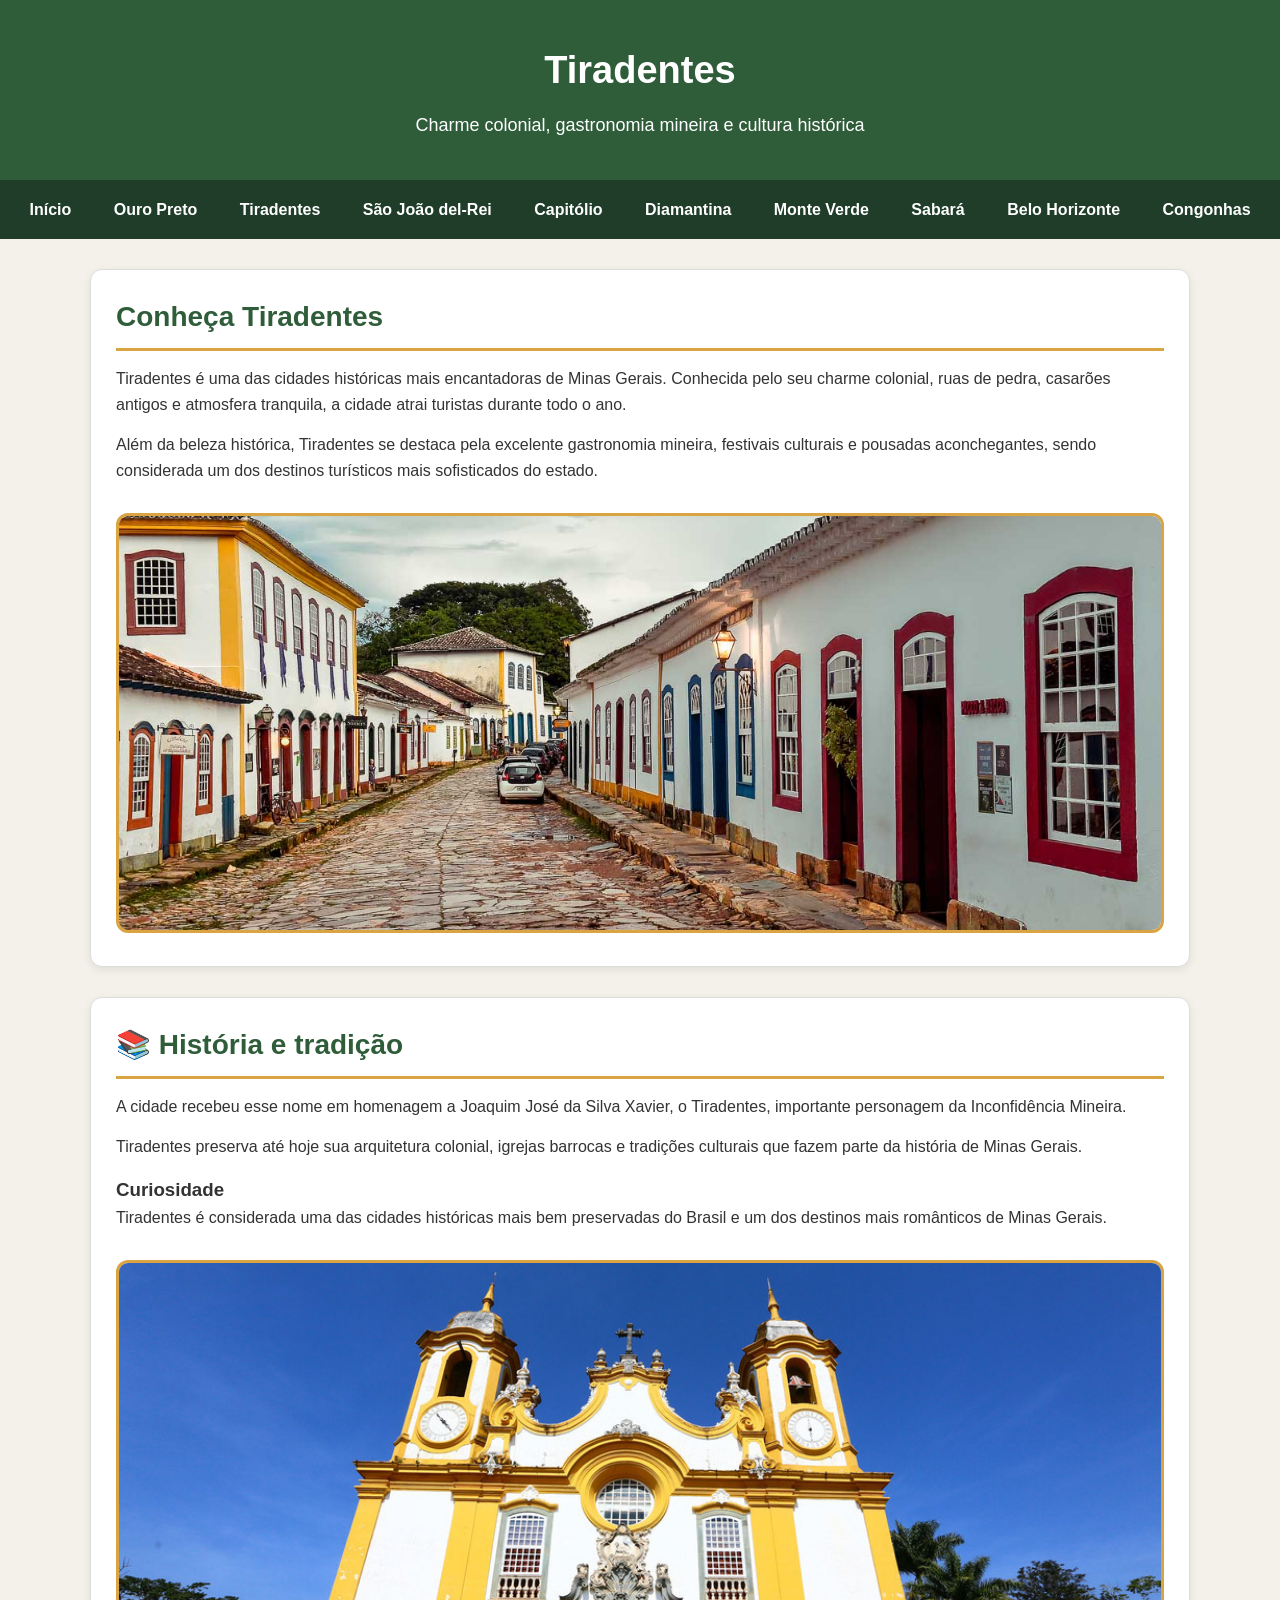
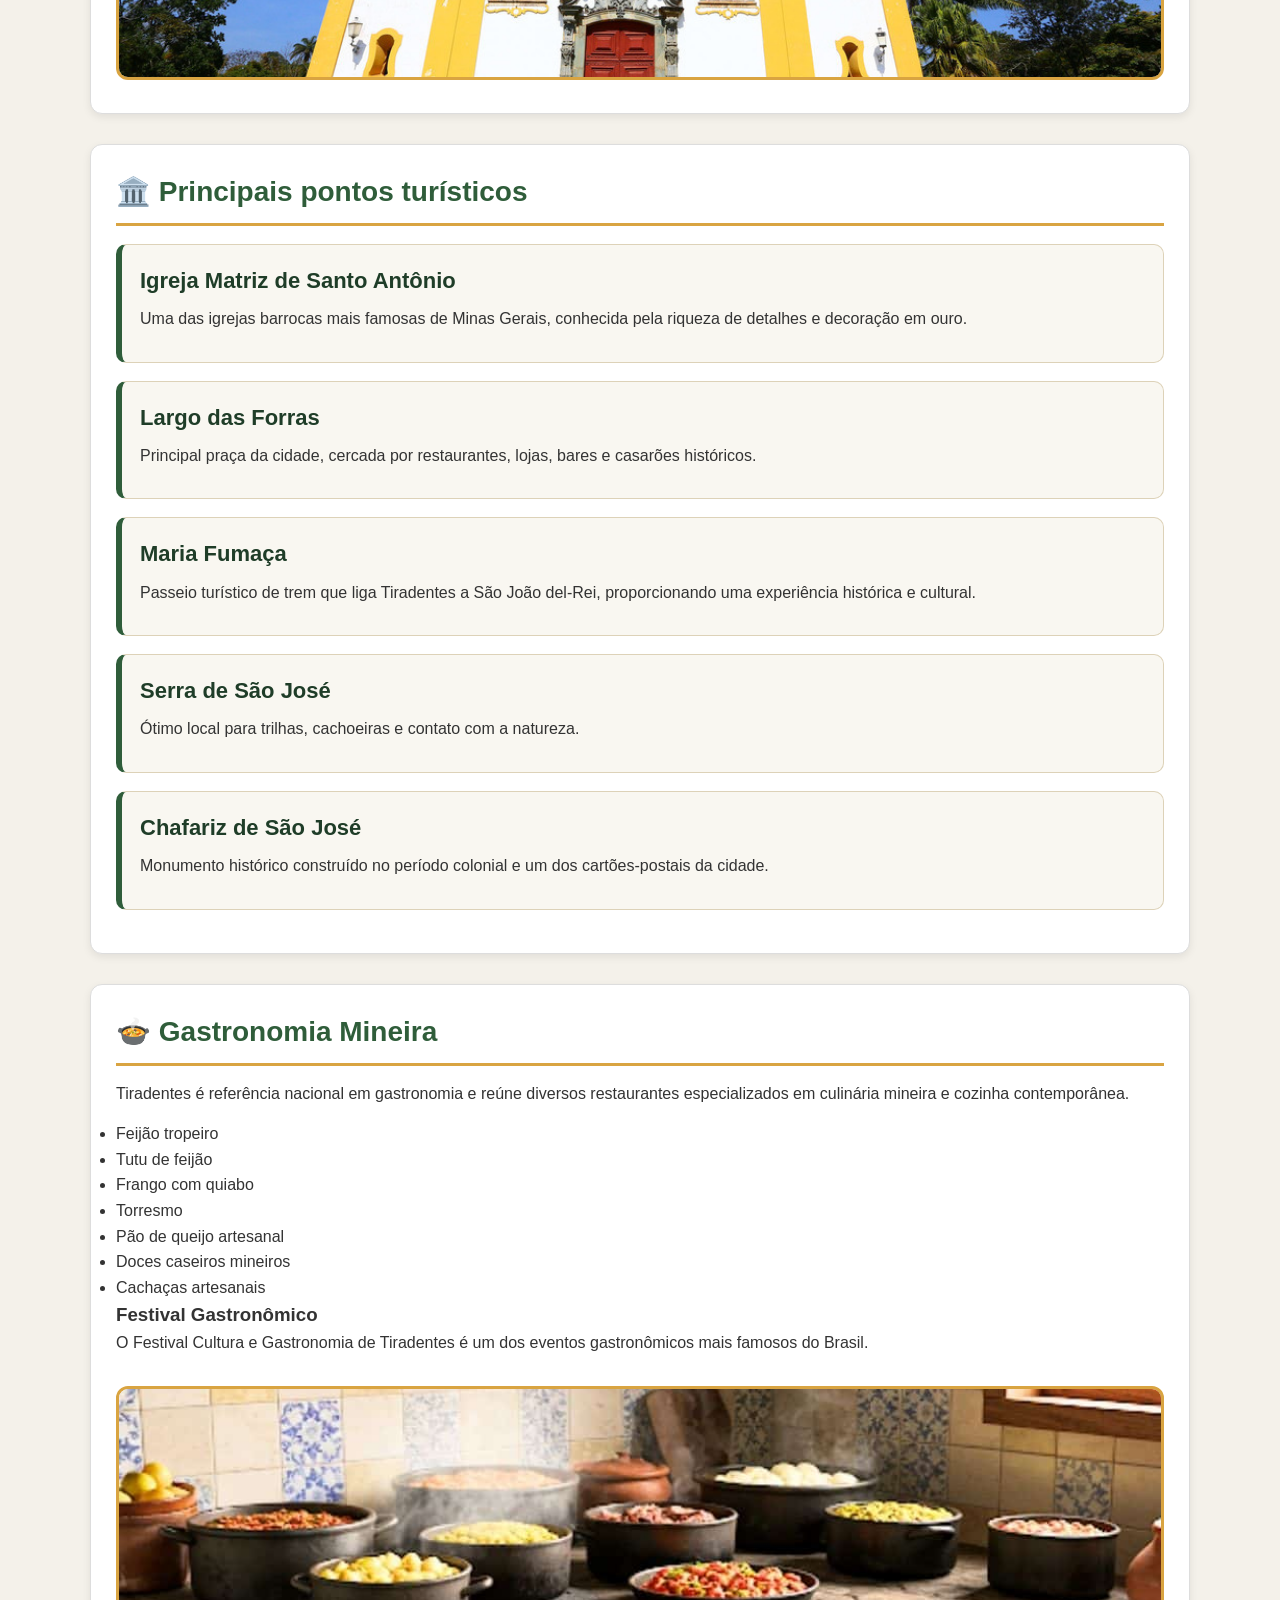
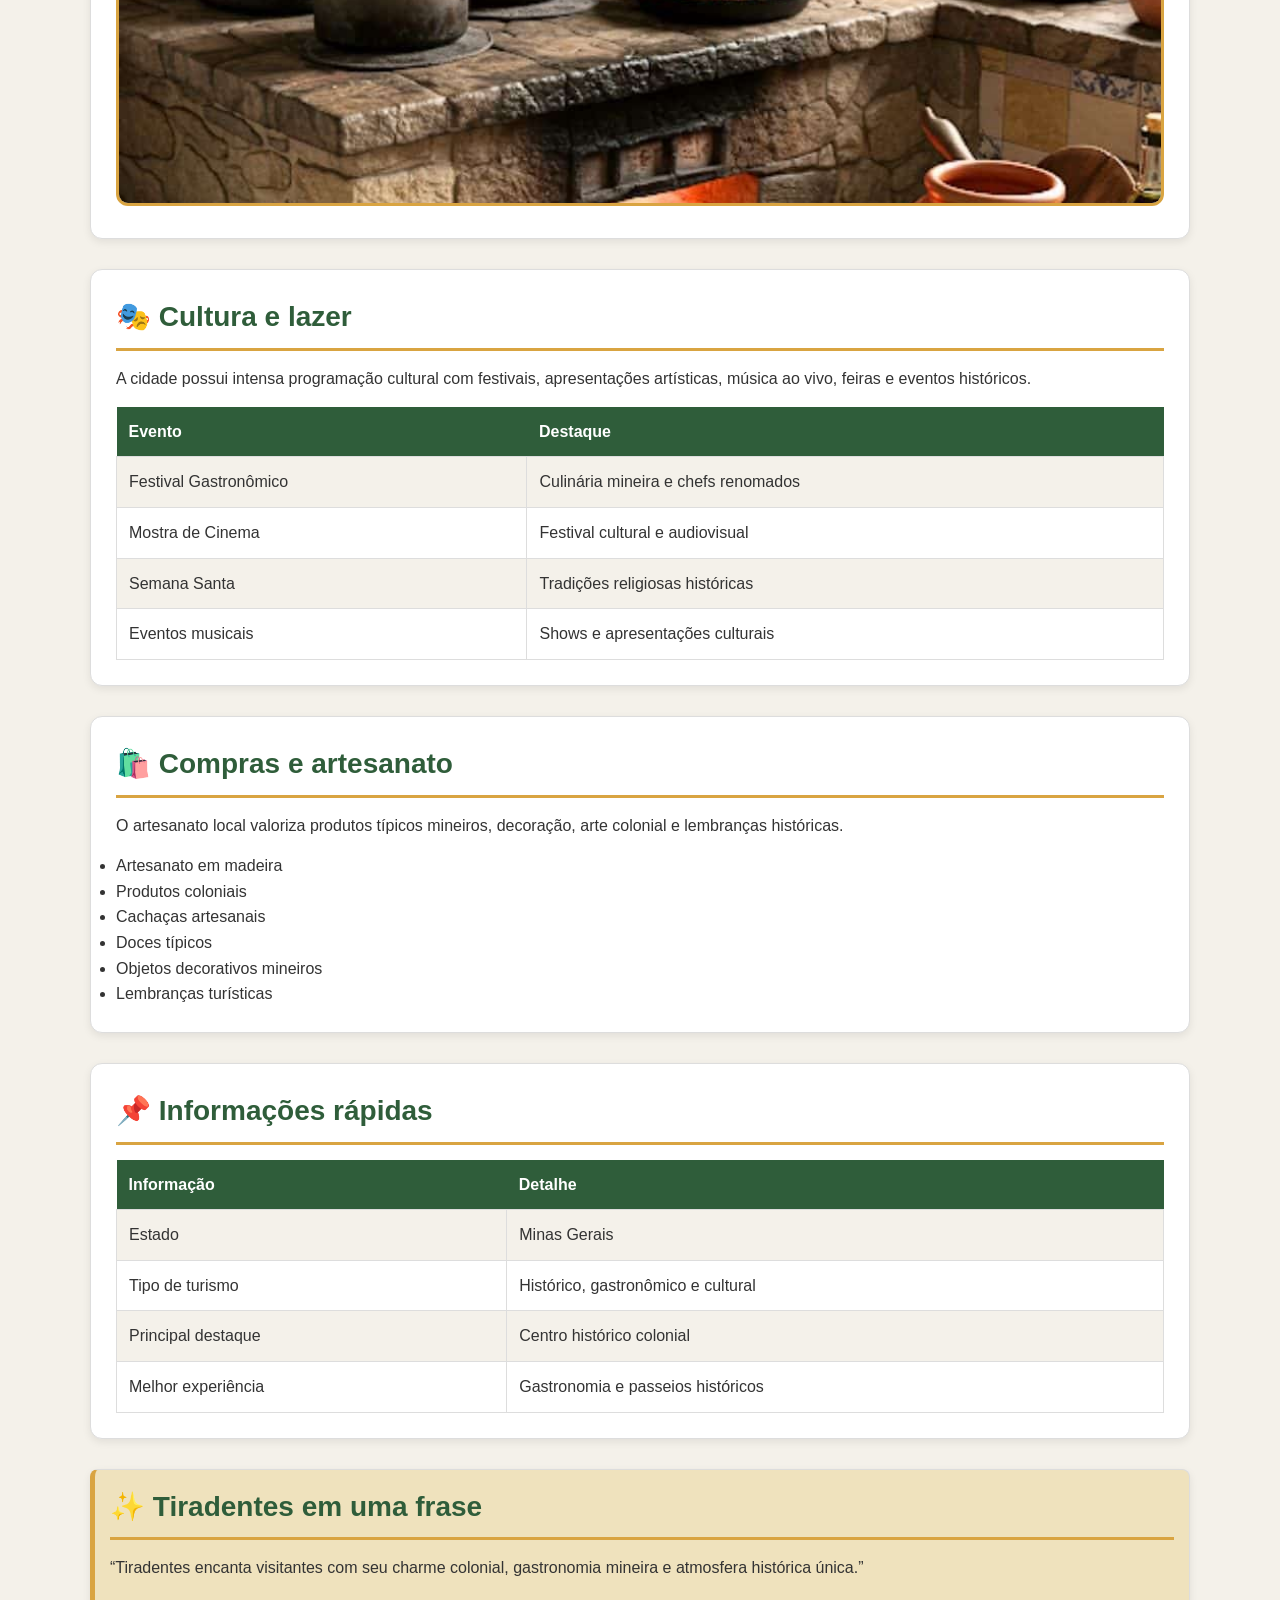
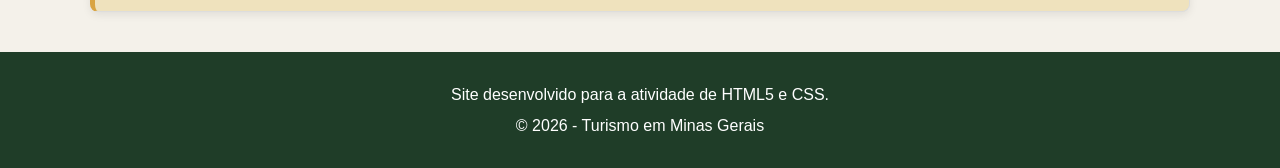
<file: tiradentes.html>
<!DOCTYPE html>
<html lang="pt-BR">

<head>
    <meta charset="UTF-8">
    <meta name="viewport" content="width=device-width, initial-scale=1.0">
    <title>Tiradentes - Turismo em Minas Gerais</title>

    <!-- CSS -->
    <link rel="stylesheet" href="style.css">
</head>

<body>

    <!-- Cabeçalho -->
    <header>
        <h1>Tiradentes</h1>
        <p>Charme colonial, gastronomia mineira e cultura histórica</p>
    </header>

    <!-- Menu -->
    <nav>
        <ul>
            <li><a href="index.html">Início</a></li>
            <li><a href="ouro-preto.html">Ouro Preto</a></li>
            <li><a href="tiradentes.html">Tiradentes</a></li>
            <li><a href="sao-joao-del-rei.html">São João del-Rei</a></li>
            <li><a href="capitolio.html">Capitólio</a></li>
            <li><a href="diamantina.html">Diamantina</a></li>
            <li><a href="monte-verde.html">Monte Verde</a></li>
            <li><a href="sabara.html">Sabará</a></li>
            <li><a href="belo-horizonte.html">Belo Horizonte</a></li>
            <li><a href="congonhas.html">Congonhas</a></li>
        </ul>
    </nav>

    <!-- Conteúdo principal -->
    <main>

        <!-- Apresentação -->
        <section>
            <h2>Conheça Tiradentes</h2>

            <p>
                Tiradentes é uma das cidades históricas mais encantadoras de Minas Gerais.
                Conhecida pelo seu charme colonial, ruas de pedra, casarões antigos
                e atmosfera tranquila, a cidade atrai turistas durante todo o ano.
            </p>

            <p>
                Além da beleza histórica, Tiradentes se destaca pela excelente
                gastronomia mineira, festivais culturais e pousadas aconchegantes,
                sendo considerada um dos destinos turísticos mais sofisticados do estado.
            </p>

            <img src="Imagens/Centro_tiradentes.jpg" alt="Centro histórico de Tiradentes">
        </section>

        <!-- História -->
        <section>
            <h2>📚 História e tradição</h2>

            <p>
                A cidade recebeu esse nome em homenagem a Joaquim José da Silva Xavier,
                o Tiradentes, importante personagem da Inconfidência Mineira.
            </p>

            <p>
                Tiradentes preserva até hoje sua arquitetura colonial, igrejas barrocas
                e tradições culturais que fazem parte da história de Minas Gerais.
            </p>

            <div class="curiosidade">
                <h3>Curiosidade</h3>

                <p>
                    Tiradentes é considerada uma das cidades históricas mais bem
                    preservadas do Brasil e um dos destinos mais românticos de Minas Gerais.
                </p>
            </div>

            <img src="Imagens/igreja_tiradentes.jpg" alt="Igreja histórica de Tiradentes">
        </section>

        <!-- Pontos turísticos -->
        <section>
            <h2>🏛️ Principais pontos turísticos</h2>

            <article class="card-cidade">
                <h3>Igreja Matriz de Santo Antônio</h3>

                <p>
                    Uma das igrejas barrocas mais famosas de Minas Gerais,
                    conhecida pela riqueza de detalhes e decoração em ouro.
                </p>
            </article>

            <article class="card-cidade">
                <h3>Largo das Forras</h3>

                <p>
                    Principal praça da cidade, cercada por restaurantes,
                    lojas, bares e casarões históricos.
                </p>
            </article>

            <article class="card-cidade">
                <h3>Maria Fumaça</h3>

                <p>
                    Passeio turístico de trem que liga Tiradentes a São João del-Rei,
                    proporcionando uma experiência histórica e cultural.
                </p>
            </article>

            <article class="card-cidade">
                <h3>Serra de São José</h3>

                <p>
                    Ótimo local para trilhas, cachoeiras e contato com a natureza.
                </p>
            </article>

            <article class="card-cidade">
                <h3>Chafariz de São José</h3>

                <p>
                    Monumento histórico construído no período colonial e um dos
                    cartões-postais da cidade.
                </p>
            </article>
        </section>

        <!-- Gastronomia -->
        <section>
            <h2>🍲 Gastronomia Mineira</h2>

            <p>
                Tiradentes é referência nacional em gastronomia e reúne diversos
                restaurantes especializados em culinária mineira e cozinha contemporânea.
            </p>

            <ul>
                <li>Feijão tropeiro</li>
                <li>Tutu de feijão</li>
                <li>Frango com quiabo</li>
                <li>Torresmo</li>
                <li>Pão de queijo artesanal</li>
                <li>Doces caseiros mineiros</li>
                <li>Cachaças artesanais</li>
            </ul>

            <div class="curiosidade">
                <h3>Festival Gastronômico</h3>

                <p>
                    O Festival Cultura e Gastronomia de Tiradentes é um dos eventos
                    gastronômicos mais famosos do Brasil.
                </p>
            </div>

            <img src="Imagens/Comida-Mineira.jpg" alt="Comida típica mineira">
        </section>

        <!-- Cultura -->
        <section>
            <h2>🎭 Cultura e lazer</h2>

            <p>
                A cidade possui intensa programação cultural com festivais,
                apresentações artísticas, música ao vivo, feiras e eventos históricos.
            </p>

            <table>
                <tr>
                    <th>Evento</th>
                    <th>Destaque</th>
                </tr>

                <tr>
                    <td>Festival Gastronômico</td>
                    <td>Culinária mineira e chefs renomados</td>
                </tr>

                <tr>
                    <td>Mostra de Cinema</td>
                    <td>Festival cultural e audiovisual</td>
                </tr>

                <tr>
                    <td>Semana Santa</td>
                    <td>Tradições religiosas históricas</td>
                </tr>

                <tr>
                    <td>Eventos musicais</td>
                    <td>Shows e apresentações culturais</td>
                </tr>
            </table>
        </section>

        <!-- Compras -->
        <section>
            <h2>🛍️ Compras e artesanato</h2>

            <p>
                O artesanato local valoriza produtos típicos mineiros, decoração,
                arte colonial e lembranças históricas.
            </p>

            <ul>
                <li>Artesanato em madeira</li>
                <li>Produtos coloniais</li>
                <li>Cachaças artesanais</li>
                <li>Doces típicos</li>
                <li>Objetos decorativos mineiros</li>
                <li>Lembranças turísticas</li>
            </ul>
        </section>

        <!-- Informações rápidas -->
        <section>
            <h2>📌 Informações rápidas</h2>

            <table>
                <tr>
                    <th>Informação</th>
                    <th>Detalhe</th>
                </tr>

                <tr>
                    <td>Estado</td>
                    <td>Minas Gerais</td>
                </tr>

                <tr>
                    <td>Tipo de turismo</td>
                    <td>Histórico, gastronômico e cultural</td>
                </tr>

                <tr>
                    <td>Principal destaque</td>
                    <td>Centro histórico colonial</td>
                </tr>

                <tr>
                    <td>Melhor experiência</td>
                    <td>Gastronomia e passeios históricos</td>
                </tr>
            </table>
        </section>

        <!-- Frase destaque -->
        <section class="destaque">
            <h2>✨ Tiradentes em uma frase</h2>

            <p>
                “Tiradentes encanta visitantes com seu charme colonial,
                gastronomia mineira e atmosfera histórica única.”
            </p>
        </section>

    </main>

    <!-- Rodapé -->
    <footer>
        <p>Site desenvolvido para a atividade de HTML5 e CSS.</p>
        <p>&copy; 2026 - Turismo em Minas Gerais</p>
    </footer>

</body>

</html>
</file>
<file: style.css>
/* ============================= */
/* CONFIGURAÇÃO GERAL DO SITE */
/* ============================= */

* {
    margin: 0;
    padding: 0;
    box-sizing: border-box;
}

body {
    font-family: Arial, Helvetica, sans-serif;
    background-color: #f4f1ea;
    color: #333333;
    line-height: 1.6;
}

/* ============================= */
/* CABEÇALHO */
/* ============================= */

header {
    background-color: #2f5d3a;
    color: white;
    text-align: center;
    padding: 40px 20px;
}

header h1 {
    font-size: 38px;
    margin-bottom: 10px;
}

header p {
    font-size: 18px;
}

/* ============================= */
/* MENU DE NAVEGAÇÃO */
/* ============================= */

nav {
    background-color: #1f3d28;
    padding: 12px 0;
}

nav ul {
    list-style: none;
    text-align: center;
}

nav ul li {
    display: inline-block;
    margin: 5px;
}

nav ul li a {
    color: white;
    text-decoration: none;
    padding: 10px 14px;
    border-radius: 6px;
    font-weight: bold;
    transition: 0.3s;
}

/* Hover obrigatório no CSS */
nav ul li a:hover {
    background-color: #d9a441;
    color: #1f3d28;
}

/* ============================= */
/* CONTEÚDO PRINCIPAL */
/* ============================= */

main {
    width: 90%;
    max-width: 1100px;
    margin: 30px auto;
}

/* Estilização das seções */
section {
    background-color: white;
    padding: 25px;
    margin-bottom: 30px;
    border-radius: 12px;
    border: 1px solid #dddddd;
    box-shadow: 0 3px 8px rgba(0, 0, 0, 0.08);
}

section h2 {
    color: #2f5d3a;
    font-size: 28px;
    margin-bottom: 15px;
    border-bottom: 3px solid #d9a441;
    padding-bottom: 8px;
}

section p {
    margin-bottom: 15px;
    font-size: 16px;
}

/* Imagem principal */
section img {
    width: 100%;
    max-height: 420px;
    object-fit: cover;
    border-radius: 12px;
    border: 3px solid #d9a441;
    margin-top: 15px;
}

/* ============================= */
/* CARDS DAS CIDADES */
/* ============================= */

article {
    background-color: #f9f7f1;
    border: 1px solid #ddd2b8;
    border-left: 6px solid #2f5d3a;
    padding: 18px;
    margin: 18px 0;
    border-radius: 10px;
}

article h3 {
    color: #1f3d28;
    font-size: 22px;
    margin-bottom: 8px;
}

article p {
    margin-bottom: 12px;
}

article a {
    display: inline-block;
    background-color: #2f5d3a;
    color: white;
    text-decoration: none;
    padding: 9px 14px;
    border-radius: 6px;
    font-weight: bold;
    transition: 0.3s;
}

article a:hover {
    background-color: #d9a441;
    color: #1f3d28;
}

/* ============================= */
/* TABELA */
/* ============================= */

table {
    width: 100%;
    border-collapse: collapse;
    margin-top: 15px;
}

table th {
    background-color: #2f5d3a;
    color: white;
    padding: 12px;
    text-align: left;
}

table td {
    padding: 12px;
    border: 1px solid #dddddd;
}

table tr:nth-child(even) {
    background-color: #f4f1ea;
}

table tr:hover {
    background-color: #efe2bd;
}

/* ============================= */
/* FORMULÁRIO */
/* ============================= */

form {
    margin-top: 15px;
}

label {
    display: block;
    font-weight: bold;
    margin-top: 12px;
    color: #2f5d3a;
}

input,
select,
textarea {
    width: 100%;
    padding: 10px;
    margin-top: 5px;
    border: 1px solid #bbbbbb;
    border-radius: 6px;
    font-size: 15px;
}

textarea {
    height: 120px;
    resize: none;
}

input:focus,
select:focus,
textarea:focus {
    outline: none;
    border-color: #2f5d3a;
    box-shadow: 0 0 5px rgba(47, 93, 58, 0.4);
}

button {
    margin-top: 18px;
    background-color: #2f5d3a;
    color: white;
    border: none;
    padding: 12px 22px;
    border-radius: 6px;
    font-size: 16px;
    font-weight: bold;
    cursor: pointer;
    transition: 0.3s;
}

button:hover {
    background-color: #d9a441;
    color: #1f3d28;
}

/* ============================= */
/* RODAPÉ */
/* ============================= */

footer {
    background-color: #1f3d28;
    color: white;
    text-align: center;
    padding: 25px 15px;
    margin-top: 40px;
}

footer p {
    margin: 5px 0;
}

/* ============================= */
/* EXEMPLOS DE CLASSE E ID */
/* ============================= */

/* Classe que pode ser usada em cards ou destaques */
.destaque {
    background-color: #efe2bd;
    border-left: 5px solid #d9a441;
    padding: 15px;
    border-radius: 8px;
}

/* ID que pode ser usado em uma área principal da página */
#banner-principal {
    background-color: #2f5d3a;
    color: white;
    padding: 30px;
    border-radius: 12px;
}

/* ============================= */
/* RESPONSIVIDADE BÁSICA */
/* ============================= */

@media (max-width: 768px) {
    header h1 {
        font-size: 30px;
    }

    header p {
        font-size: 16px;
    }

    nav ul li {
        display: block;
        margin: 8px 0;
    }

    main {
        width: 95%;
    }

    section {
        padding: 18px;
    }

    section h2 {
        font-size: 24px;
    }

    table {
        font-size: 14px;
    }
}
</file>
